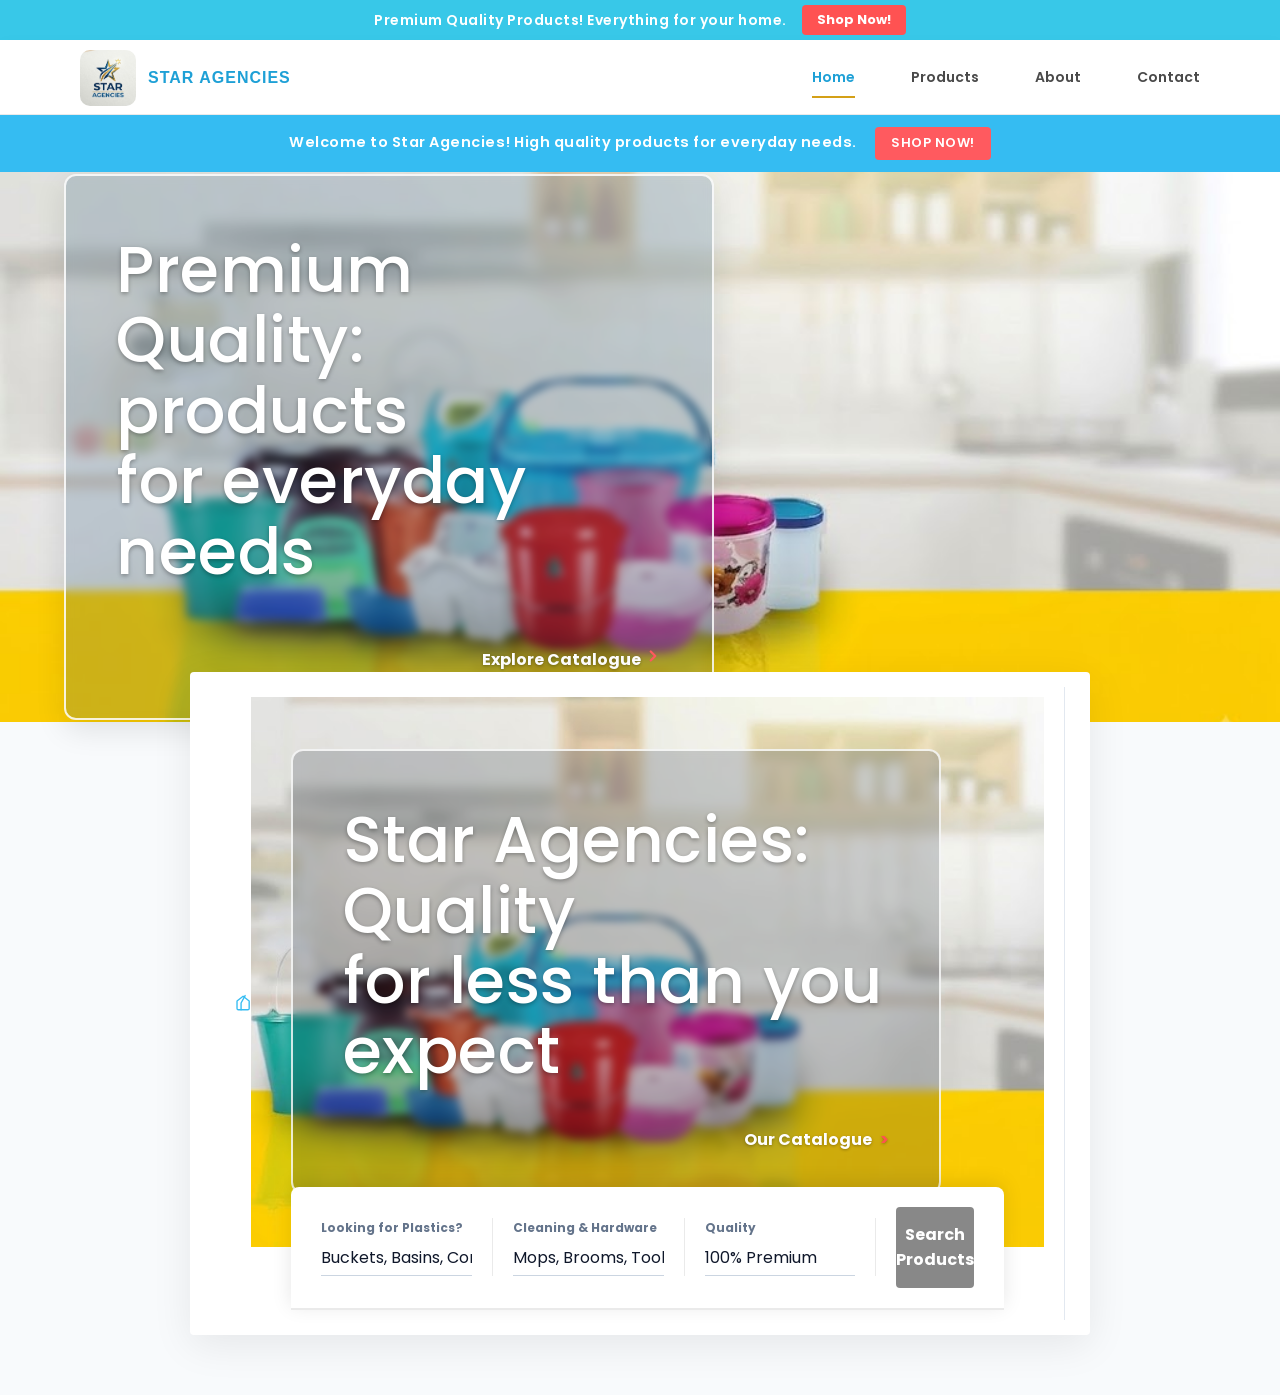
<file: index.html>
<!DOCTYPE html>
<html lang="en">
<head>
    <meta charset="UTF-8">
    <meta name="viewport" content="width=device-width, initial-scale=1.0">
    <title>Home | Star Agencies</title>
    
    <link rel="stylesheet" href="css/style.css">

    <style>
        /* ===================================================
           INTERNATIONAL ALSA THEME - CENTURY GOTHIC
           =================================================== */
        body {
            font-family: 'Century Gothic', 'Tw Cen MT', sans-serif !important;
            background-color: #f0f4f8; /* Very light grey/blue */
            color: #333333;
            margin: 0;
            padding: 0;
        }

        .brand span {
            font-family: 'Century Gothic', 'Tw Cen MT', sans-serif !important;
            font-weight: bold !important;
            letter-spacing: 1px !important;
            color: #35bcf2 !important; /* Cyan Blue from the reference */
        }

        /* Top Announcement Bar */
        .top-bar {
            background-color: #35bcf2; 
            color: white;
            text-align: center;
            padding: 12px 20px;
            font-size: 14.5px;
            font-weight: 600;
            letter-spacing: 0.5px;
            position: relative;
            z-index: 1001;
        }
        .top-bar-highlight {
            background-color: #ff5a5f; /* Red button style */
            padding: 6px 16px;
            border-radius: 4px;
            margin-left: 15px;
            display: inline-block;
            text-transform: uppercase;
            font-size: 13px;
        }

        /* Clean White Header */
        .site-header {
            background: #ffffff !important;
            width: 100%;
            z-index: 1000;
            height: 80px;
            display: flex;
            align-items: center;
            box-shadow: 0 4px 15px rgba(0,0,0,0.03);
            position: sticky;
            top: 0;
        }
        .nav-links a {
            color: #475569 !important;
            font-size: 14.5px;
            font-weight: 600;
            margin-left: 35px;
            text-decoration: none;
            transition: color 0.3s;
        }
        .nav-links a:hover, .nav-links a.active {
            color: #35bcf2 !important;
        }

        /* ===================================================
           ALSA STYLE HERO SECTION (White Border Box)
           =================================================== */
        .hero {
            /* നിങ്ങളുടെ കടയുടെയോ പ്രൊഡക്റ്റിൻ്റെയോ ചിത്രം നൽകുക */
            background-image: url('images/hero-bg.jpg'); 
            background-size: cover;
            background-position: center;
            height: 550px; /* ALSA Style medium height */
            display: flex;
            align-items: center;
            justify-content: flex-start;
            padding: 0 8%;
            position: relative;
        }

        .hero-content-box {
            /* Transparent box with white border */
            background-color: rgba(29, 78, 115, 0.2); 
            backdrop-filter: blur(4px);
            -webkit-backdrop-filter: blur(4px);
            border: 2px solid rgba(255, 255, 255, 0.85); 
            border-radius: 12px;
            width: 100%;
            max-width: 650px;
            padding: 45px 50px;
            display: flex;
            flex-direction: column;
            color: white;
            text-align: left;
            box-shadow: 0 10px 30px rgba(0,0,0,0.1);
        }

        .hero-title {
            font-size: clamp(34px, 4.5vw, 46px);
            margin: 0;
            font-weight: 400; /* Regular weight, like in the image */
            line-height: 1.3;
            letter-spacing: 0.5px;
            text-shadow: 0 2px 10px rgba(0, 0, 0, 0.3);
        }

        .hero-link {
            align-self: flex-end; /* Text at bottom right of the box */
            margin-top: 30px;
            color: white;
            font-size: 18px;
            font-weight: 600;
            text-decoration: none;
            display: flex;
            align-items: center;
            gap: 8px;
            transition: transform 0.3s ease;
            text-shadow: 0 2px 5px rgba(0, 0, 0, 0.4);
        }
        .hero-link:hover {
            transform: translateX(6px); /* അമ്പ് മുന്നോട്ട് നീങ്ങാൻ */
        }
        .hero-link svg {
            width: 18px;
            height: 18px;
            stroke: #ff5a5f; /* Red Arrow */
            stroke-width: 3;
        }

        /* ===================================================
           OVERLAPPING QUICK SEARCH BAR
           =================================================== */
        .quick-search-bar {
            background: #ffffff;
            border-radius: 4px;
            box-shadow: 0 10px 40px rgba(0,0,0,0.08);
            margin: -50px auto 60px; /* ഇമേജിന് മുകളിലേക്ക് കയറി നിൽക്കാൻ */
            max-width: 900px;
            width: 90%;
            position: relative;
            z-index: 10;
            display: flex;
            align-items: stretch;
            padding: 15px 25px;
            justify-content: space-between;
        }
        
        .qs-input-group {
            display: flex;
            align-items: center;
            flex: 1;
            padding: 10px 20px;
            border-right: 1px solid #e2e8f0;
            gap: 15px;
        }
        .qs-input-group:nth-child(2) {
            border-right: none;
        }
        
        .qs-icon {
            color: #35bcf2; /* Cyan icon */
            display: flex;
            align-items: center;
        }
        
        .qs-text {
            display: flex;
            flex-direction: column;
            width: 100%;
        }
        
        .qs-label {
            font-size: 12px;
            color: #64748b;
            font-weight: 700;
            text-transform: uppercase;
            margin-bottom: 5px;
        }
        
        .qs-text span.placeholder {
            font-size: 15px;
            font-weight: 600;
            color: #94a3b8;
        }

        .qs-btn {
            background: #8492a6; /* Grey Search Button like ALSA */
            color: white;
            border: none;
            padding: 0 45px;
            font-size: 16px;
            font-weight: 700;
            border-radius: 4px;
            cursor: pointer;
            transition: 0.3s;
            text-transform: uppercase;
            text-decoration: none;
            display: flex;
            align-items: center;
            justify-content: center;
            margin-left: 20px;
        }
        .qs-btn:hover {
            background: #475569;
        }

        /* Mobile View Adjustments */
        @media (max-width: 900px) {
            .quick-search-bar { flex-direction: column; padding: 25px; gap: 15px; margin-top: -30px; }
            .qs-input-group { border-right: none; border-bottom: 1px solid #e2e8f0; width: 100%; padding: 10px 0 20px; }
            .qs-input-group:nth-child(2) { border-bottom: none; padding-bottom: 10px; }
            .qs-btn { width: 100%; margin-left: 0; padding: 16px 0; margin-top: 10px; }
            .hero-content-box { padding: 35px 30px; }
            .hero-title { font-size: 30px; }
        }

        @media (max-width: 768px) {
            .top-bar { display: none; }
            .hero { padding: 0 5%; justify-content: center; height: 450px; }
        }
    </style>
</head>
<body>
    
    <!-- Top Announcement Bar -->
    <div class="top-bar">
        Welcome to Star Agencies! High quality products for everyday needs. 
        <span class="top-bar-highlight">Shop Now!</span>
    </div>

    <!-- Header -->
    <header class="site-header">
        <div class="container navbar">
            <a href="index.html" class="brand">
                <img src="images/logo.jpg" alt="Star Agencies Logo">
                <span>STAR AGENCIES</span>
            </a>
            <button class="menu-toggle" aria-label="Open menu">☰</button>
            <nav class="nav-links">
                <a href="index.html" class="active">Home</a>
                <a href="products.html">Products</a>
                <a href="about.html">About</a>
                <a href="contact.html">Contact</a>
            </nav>
        </div>
    </header>

    <main>
        <!-- ALSA Style Hero Section -->
        <section class="hero">
            <div class="hero-content-box">
                <h1 class="hero-title">Premium Quality: products<br>for everyday needs</h1>
                
                <a href="products.html" class="hero-link">
                    Explore Catalogue 
                    <svg viewBox="0 0 24 24" fill="none" stroke-linecap="round" stroke-linejoin="round">
                        <path d="M9 18l6-6-6-6"/>
                    </svg>
                </a>
            </div>
        </section>

        <!-- Overlapping Quick Search Bar -->
        <div class="quick-search-bar">
            <div class="qs-input-group">
                <div class="qs-icon">
                    <svg width="26" height="26" viewBox="0 0 24 24" fill="none" stroke="currentColor" stroke-width="2" stroke-linecap="round" stroke-linejoin="round">
                        <path d="M3 9l9-7 9 7v11a2 2 0 0 1-2 2H5a2 2 0 0 1-2-2z"></path><polyline points="9 22 9 12 15 1പുതിയ സ്ക്രീൻഷോട്ടിലെ ഡിസൈൻ വളരെ മനോഹരമാണ്! അതൊരു **ട്രാവൽ വെബ്സൈറ്റിൻ്റെ (Alsa) മോഡേൺ ലേഔട്ട്** ആണ്. 

അതിൽ പ്രധാനമായും 3 കാര്യങ്ങളാണുള്ളത്:
1. മുകളിൽ കാണുന്ന നീല നിറത്തിലുള്ള **Announcement Banner** (ചുവന്ന ബട്ടൺ ഉള്ളത്).
2. ഇമേജിന് മുകളിൽ ഒരു സൈഡിലായി, വെളുത്ത ബോർഡറോട് കൂടിയ **Transparent Box** (അക്ഷരങ്ങൾ ഉള്ളത്).
3. ഇമേജിൻ്റെ താഴെയായി കയറി നിൽക്കുന്ന വലിയ **White Floating Bar** (സെർച്ച് ചെയ്യാൻ).

നിങ്ങളുടെ വെബ്സൈറ്റിൻ്റെ ഹോം പേജ് കൃത്യമായി ഇതേ ഡിസൈനിലേക്ക് മാറ്റാൻ ഞാൻ കോഡ് തയ്യാറാക്കിയിട്ടുണ്ട്. നിങ്ങളുടെ **`index.html`** ഫയൽ തുറന്ന് അതിലെ കോഡുകൾ പൂർണ്ണമായും മാറ്റി താഴെ കാണുന്ന പുതിയ കോഡ് നൽകുക:

```html
<!DOCTYPE html>
<html lang="en">
<head>
    <meta charset="UTF-8">
    <meta name="viewport" content="width=device-width, initial-scale=1.0">
    <title>Home | Star Agencies</title>
    
    <link rel="stylesheet" href="css/style.css">

    <style>
        /* ===================================================
           MODERN THEME - CENTURY GOTHIC FONT
           =================================================== */
        body {
            font-family: 'Century Gothic', 'Tw Cen MT', sans-serif !important;
            background-color: #f8fafc;
            color: #333333;
            margin: 0;
            padding-top: 115px; /* ഹെഡറിനും ബാനറിനും ഉള്ള സ്പേസ് */
        }

        .brand span {
            font-family: 'Century Gothic', 'Tw Cen MT', sans-serif !important;
            font-weight: bold !important;
            letter-spacing: 1px !important;
            color: #1ea0d6 !important; /* ആൽസ തീം ബ്ലൂ */
        }

        /* 1. TOP ANNOUNCEMENT BANNER */
        .top-banner {
            background-color: #38c8e8; /* സ്ക്രീൻഷോട്ടിലെ സിയാൻ/ബ്ലൂ നിറം */
            color: white;
            text-align: center;
            padding: 10px 20px;
            font-size: 14px;
            font-weight: 600;
            display: flex;
            align-items: center;
            justify-content: center;
            gap: 15px;
            position: fixed;
            top: 0;
            left: 0;
            width: 100%;
            z-index: 1001;
            height: 40px;
        }
        .top-banner span { letter-spacing: 0.5px; }
        .top-banner-btn {
            background-color: #ff5252; /* ചുവന്ന ബട്ടൺ */
            color: white;
            border: none;
            padding: 5px 15px;
            font-size: 13px;
            font-weight: bold;
            cursor: pointer;
            border-radius: 4px;
            text-decoration: none;
        }

        /* 2. HEADER */
        .site-header {
            background: #ffffff !important;
            border-bottom: 1px solid #eaeaea;
            position: fixed;
            width: 100%;
            top: 40px; /* ബാനറിന് താഴെ */
            z-index: 1000;
            height: 75px;
            display: flex;
            align-items: center;
        }
        .nav-links a {
            color: #4a4a4a !important;
            font-size: 14px;
            font-weight: 600;
            margin-left: 30px;
            text-decoration: none;
            transition: 0.3s;
        }
        .nav-links a:hover, .nav-links a.active {
            color: #1ea0d6 !important;
        }

        /* ===================================================
           HERO SECTION WITH BORDERED TRANSPARENT BOX
           =================================================== */
        .hero {
            background-image: url('images/hero-bg.jpg'); /* നിങ്ങളുടെ ഇമേജ് */
            background-size: cover;
            background-position: center;
            height: 550px;
            display: flex;
            align-items: center;
            padding: 0 5%;
            position: relative;
        }

        /* സ്ക്രീൻഷോട്ടിലെ പോലെ വെളുത്ത ബോർഡറുള്ള ട്രാൻസ്പരൻ്റ് ബോക്സ് */
        .hero-box {
            background-color: rgba(30, 41, 59, 0.2); /* വളരെ കുറഞ്ഞ ട്രാൻസ്പരൻസി */
            border: 2px solid rgba(255, 255, 255, 0.8); /* വെളുത്ത ബോർഡർ */
            border-radius: 12px;
            padding: 40px 50px;
            max-width: 650px;
            width: 100%;
            backdrop-filter: blur(4px); /* നേരിയ ഗ്ലാസ് എഫക്റ്റ് */
        }

        .hero-title {
            font-size: clamp(32px, 4vw, 48px);
            margin: 0;
            font-weight: 500; /* വണ്ണം കുറഞ്ഞ അക്ഷരങ്ങൾ */
            color: #ffffff;
            line-height: 1.3;
            text-shadow: 0 2px 4px rgba(0, 0, 0, 0.3);
        }

        .hero-link {
            display: block;
            text-align: right;
            margin-top: 40px;
            color: #ffffff;
            text-decoration: none;
            font-size: 16px;
            font-weight: bold;
            text-shadow: 0 1px 3px rgba(0, 0, 0, 0.3);
            transition: 0.3s;
        }
        .hero-link:hover { color: #38c8e8; }
        .hero-link span { color: #ff5252; margin-left: 5px; } /* ചുവന്ന ആരോ മാർക്ക് */

        /* ===================================================
           3. BOTTOM FLOATING WHITE BAR (Search/Action Box)
           =================================================== */
        .floating-bar-container {
            padding: 0 5%;
            margin-top: -60px; /* ഇമേജിന് മുകളിലേക്ക് കയറ്റി വെക്കാൻ */
            position: relative;
            z-index: 10;
        }
        .floating-bar {
            background-color: #ffffff;
            border-radius: 8px 8px 0 0;
            box-shadow: 0 -4px 20px rgba(0,0,0,0.1);
            padding: 20px 30px;
            display: flex;
            align-items: center;
            justify-content: space-between;
            gap: 20px;
            min-height: 120px;
            border-bottom: 2px solid #eaeaea;
        }

        .fb-item {
            flex: 1;
            border-right: 1px solid #eaeaea;
            padding-right: 20px;
        }
        .fb-item:last-child { border-right: none; padding-right: 0; flex: 0.5; }
        
        .fb-label { font-size: 12px; color: #64748b; font-weight: bold; margin-bottom: 8px; display: block; }
        .fb-text { font-size: 16px; color: #0f172a; border: none; outline: none; width: 100%; border-bottom: 1px solid #cbd5e1; padding-bottom: 5px; }
        
        .fb-btn {
            background-color: #888888; /* ഗ്രേ ബട്ടൺ */
            color: white;
            border: none;
            padding: 15px 0;
            width: 100%;
            border-radius: 4px;
            font-size: 16px;
            font-weight: bold;
            cursor: pointer;
            text-decoration: none;
            text-align: center;
            display: block;
            transition: 0.3s;
        }
        .fb-btn:hover { background-color: #666666; }

        @media (max-width: 768px) {
            .top-banner { flex-direction: column; height: auto; padding: 10px; gap: 5px; }
            .site-header { top: 65px; }
            body { padding-top: 140px; }
            .hero-box { padding: 30px; }
            .floating-bar { flex-direction: column; align-items: stretch; margin-top: 0; border-radius: 0; }
            .fb-item { border-right: none; padding-right: 0; margin-bottom: 15px; border-bottom: 1px solid #eaeaea; padding-bottom: 15px; }
            .floating-bar-container { margin-top: -20px; }
        }
    </style>
</head>
<body>

    <!-- 1. Top Announcement Banner -->
    <div class="top-banner">
        <span>Premium Quality Products! Everything for your home.</span>
        <a href="products.html" class="top-banner-btn">Shop Now!</a>
    </div>
    
    <!-- 2. Main Header -->
    <header class="site-header">
        <div class="container navbar" style="width: 100%; padding: 0 5%; display: flex; justify-content: space-between;">
            <a href="index.html" class="brand" style="text-decoration: none; display: flex; align-items: center; gap: 10px;">
                <img src="images/logo.jpg" alt="Star Agencies Logo" style="height: 40px; border-radius: 8px;">
                <span style="font-size: 22px;">STAR AGENCIES</span>
            </a>
            <button class="menu-toggle" aria-label="Open menu">☰</button>
            <nav class="nav-links">
                <a href="index.html" class="active">Home</a>
                <a href="products.html">Products</a>
                <a href="about.html">About</a>
                <a href="contact.html">Contact</a>
            </nav>
        </div>
    </header>

    <main>
        <!-- 3. Hero Section with Outlined Transparent Box -->
        <section class="hero">
            <div class="hero-box">
                <h1 class="hero-title">Star Agencies: Quality<br>for less than you expect</h1>
                <a href="products.html" class="hero-link">Our Catalogue <span>&gt;</span></a>
            </div>
        </section>

        <!-- 4. Floating Bottom Action Bar -->
        <div class="floating-bar-container">
            <div class="floating-bar">
                <div class="fb-item">
                    <span class="fb-label">Looking for Plastics?</span>
                    <input type="text" class="fb-text" value="Buckets, Basins, Containers" readonly>
                </div>
                <div class="fb-item">
                    <span class="fb-label">Cleaning & Hardware</span>
                    <input type="text" class="fb-text" value="Mops, Brooms, Tools" readonly>
                </div>
                <div class="fb-item">
                    <span class="fb-label">Quality</span>
                    <input type="text" class="fb-text" value="100% Premium" readonly>
                </div>
                <div class="fb-item">
                    <a href="products.html" class="fb-btn">Search Products</a>
                </div>
            </div>
        </div>
    </main>
    
    <script src="js/script.js"></script>
</body>
</html>
</file>
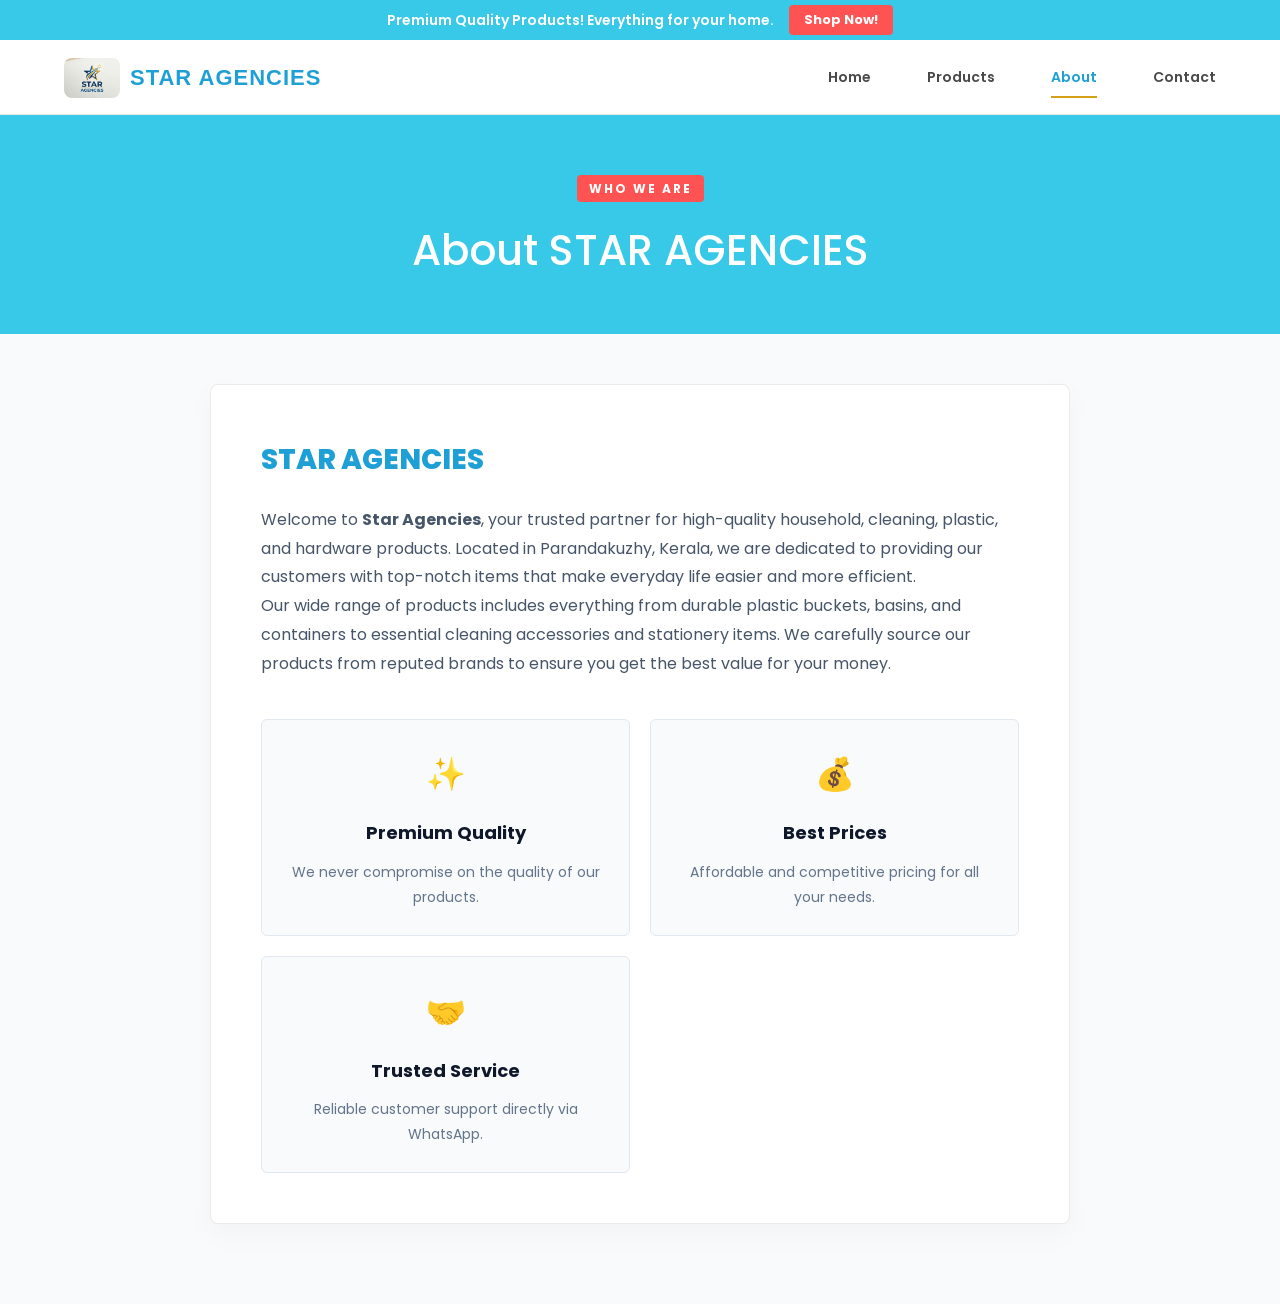
<file: about.html>
<!DOCTYPE html>
<html lang="en">
<head>
    <meta charset="UTF-8">
    <meta name="viewport" content="width=device-width, initial-scale=1.0">
    <title>About Us | Star Agencies</title>
    <link rel="stylesheet" href="css/style.css">
    
    <style>
        body { font-family: 'Century Gothic', 'Tw Cen MT', sans-serif !important; background-color: #f8fafc; color: #333; margin: 0; padding-top: 115px; }
        .brand span { font-family: 'Century Gothic', 'Tw Cen MT', sans-serif !important; font-weight: bold !important; letter-spacing: 1px !important; color: #1ea0d6 !important; }

        .top-banner { background-color: #38c8e8; color: white; text-align: center; padding: 10px 20px; font-size: 14px; font-weight: 600; display: flex; align-items: center; justify-content: center; gap: 15px; position: fixed; top: 0; left: 0; width: 100%; z-index: 1001; height: 40px; }
        .top-banner-btn { background-color: #ff5252; color: white; border: none; padding: 5px 15px; font-size: 13px; font-weight: bold; cursor: pointer; border-radius: 4px; text-decoration: none; }

        .site-header { background: #ffffff !important; border-bottom: 1px solid #eaeaea; position: fixed; width: 100%; top: 40px; z-index: 1000; height: 75px; display: flex; align-items: center; }
        .nav-links a { color: #4a4a4a !important; font-size: 14px; font-weight: 600; margin-left: 30px; text-decoration: none; transition: 0.3s; }
        .nav-links a:hover, .nav-links a.active { color: #1ea0d6 !important; }

        .page-banner { background-color: #38c8e8; color: white; text-align: center; padding: 60px 20px 40px; margin-bottom: 50px; }
        .page-banner .eyebrow { color: #ffffff; background-color: #ff5252; padding: 4px 12px; border-radius: 4px; font-weight: 700; letter-spacing: 2px; font-size: 12px; display: inline-block; margin-bottom: 15px; text-transform: uppercase; }
        .page-banner h1 { font-size: clamp(32px, 4vw, 42px); margin: 0 0 10px 0; font-weight: 500; color: #ffffff; }

        .about-container { max-width: 900px; margin: 0 auto 80px; padding: 0 20px; }
        .about-card { background: #ffffff; padding: 50px; border-radius: 8px; border: 1px solid #eaeaea; box-shadow: 0 10px 30px rgba(0,0,0,0.03); line-height: 1.8; color: #475569; font-size: 16px; }
        .about-card h2 { color: #1ea0d6; margin-top: 0; font-size: 28px; margin-bottom: 20px; font-weight: 800; }
        
        .features-grid { display: grid; grid-template-columns: repeat(auto-fit, minmax(250px, 1fr)); gap: 20px; margin-top: 40px; }
        .feature-box { background: #f8fafc; padding: 25px; border-radius: 6px; border: 1px solid #e2e8f0; text-align: center; transition: 0.3s; }
        .feature-box:hover { transform: translateY(-5px); box-shadow: 0 10px 20px rgba(0,0,0,0.05); border-color: #cbd5e1; }
        .feature-icon { font-size: 32px; margin-bottom: 15px; }
        .feature-box h4 { margin: 0 0 10px 0; color: #0f172a; font-size: 18px; font-weight: 700; }

        @media (max-width: 768px) { 
            .top-banner { flex-direction: column; height: auto; padding: 10px; gap: 5px; }
            .site-header { top: 65px; height: 70px; }
            body { padding-top: 135px; }
            .about-card { padding: 30px; }
        }
    </style>
</head>
<body>

    <div class="top-banner">
        <span>Premium Quality Products! Everything for your home.</span>
        <a href="products.html" class="top-banner-btn">Shop Now!</a>
    </div>

    <header class="site-header">
        <div class="container navbar" style="width: 100%; padding: 0 5%; display: flex; justify-content: space-between;">
            <a href="index.html" class="brand" style="text-decoration: none; display: flex; align-items: center; gap: 10px;">
                <img src="images/logo.jpg" alt="Star Agencies Logo" style="height: 40px; border-radius: 8px;">
                <span style="font-size: 22px;">STAR AGENCIES</span>
            </a>
            <button class="menu-toggle" aria-label="Open menu">☰</button>
            <nav class="nav-links">
                <a href="index.html">Home</a>
                <a href="products.html">Products</a>
                <a href="about.html" class="active">About</a>
                <a href="contact.html">Contact</a>
            </nav>
        </div>
    </header>

    <main>
        <section class="page-banner">
            <div class="container">
                <span class="eyebrow">WHO WE ARE</span>
                <h1>About STAR AGENCIES</h1>
            </div>
        </section>

        <section class="about-container">
            <div class="about-card">
                <h2>STAR AGENCIES</h2>
                <p>Welcome to <strong>Star Agencies</strong>, your trusted partner for high-quality household, cleaning, plastic, and hardware products. Located in Parandakuzhy, Kerala, we are dedicated to providing our customers with top-notch items that make everyday life easier and more efficient.</p>
                <p>Our wide range of products includes everything from durable plastic buckets, basins, and containers to essential cleaning accessories and stationery items. We carefully source our products from reputed brands to ensure you get the best value for your money.</p>
                
                <div class="features-grid">
                    <div class="feature-box">
                        <div class="feature-icon">✨</div>
                        <h4>Premium Quality</h4>
                        <p style="font-size: 14px; margin: 0; color: #64748b;">We never compromise on the quality of our products.</p>
                    </div>
                    <div class="feature-box">
                        <div class="feature-icon">💰</div>
                        <h4>Best Prices</h4>
                        <p style="font-size: 14px; margin: 0; color: #64748b;">Affordable and competitive pricing for all your needs.</p>
                    </div>
                    <div class="feature-box">
                        <div class="feature-icon">🤝</div>
                        <h4>Trusted Service</h4>
                        <p style="font-size: 14px; margin: 0; color: #64748b;">Reliable customer support directly via WhatsApp.</p>
                    </div>
                </div>
            </div>
        </section>
    </main>

    <script src="js/script.js"></script>
</body>
</html>
</file>
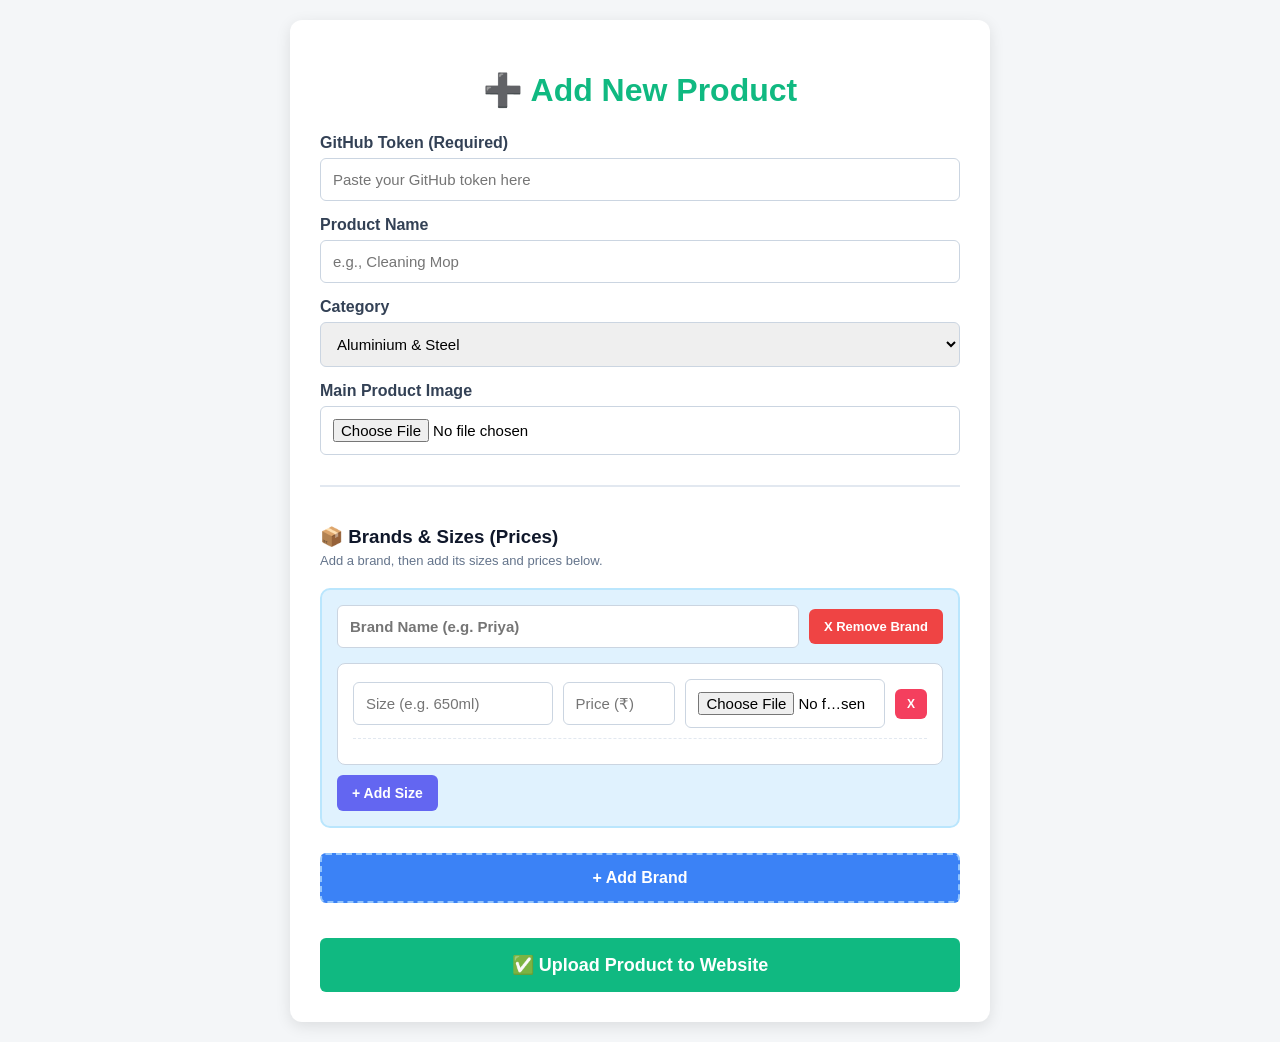
<file: add-product.html>
<!DOCTYPE html>
<html lang="en">
<head>
<meta charset="UTF-8">
<meta name="viewport" content="width=device-width, initial-scale=1.0">
<title>Add Product - Star Agencies</title>
<style>
* { box-sizing: border-box; }
body { font-family: 'Segoe UI', Tahoma, Geneva, Verdana, sans-serif; background: #f4f6f8; margin: 0; padding: 20px; }
.container { max-width: 700px; margin: auto; background: white; padding: 30px; border-radius: 12px; box-shadow: 0 4px 15px rgba(0,0,0,0.1); }
h1 { text-align: center; color: #10b981; margin-bottom: 25px; }
label { display: block; font-weight: bold; margin-top: 15px; margin-bottom: 6px; color: #334155; }
input[type="text"], input[type="password"], select, input[type="file"] { width: 100%; padding: 12px; border: 1px solid #cbd5e1; border-radius: 6px; font-size: 15px; }
button { width: 100%; padding: 14px; background: #10b981; color: white; border: none; border-radius: 6px; font-size: 16px; font-weight: bold; cursor: pointer; transition: 0.3s; }
button:hover { background: #059669; }
button:disabled { background: #94a3b8; cursor: not-allowed; }

.brand-group { background: #e0f2fe; border: 2px solid #bae6fd; border-radius: 10px; padding: 15px; margin-top: 20px; position: relative; }
.bg-header { display: flex; gap: 10px; margin-bottom: 15px; align-items: center; }
.bg-name { flex: 1; padding: 10px; border: 1px solid #7dd3fc; border-radius: 6px; font-weight: bold; font-size: 16px; color: #0369a1; }
.remove-bg-btn { background: #ef4444; width: auto; padding: 10px 15px; font-size: 13px; margin: 0; }
.remove-bg-btn:hover { background: #dc2626; }

.sizes-container { background: white; padding: 15px; border-radius: 8px; border: 1px solid #cbd5e1; }
.size-row { display: flex; gap: 10px; margin-bottom: 10px; align-items: center; border-bottom: 1px dashed #e2e8f0; padding-bottom: 10px; flex-wrap: wrap; }
.sz-input { flex: 2; min-width: 120px; }
.sz-price { flex: 1; min-width: 90px; }
.sz-file { flex: 2; min-width: 150px; font-size: 12px; padding: 8px; }
.remove-sz-btn { background: #f43f5e; width: auto; padding: 8px 12px; font-size: 12px; margin: 0; }

.add-size-btn { background: #6366f1; width: auto; padding: 10px 15px; font-size: 14px; margin-top: 10px; }
.add-size-btn:hover { background: #4f46e5; }
.add-brand-btn { background: #3b82f6; margin-top: 25px; border: 2px dashed #93c5fd; }
.add-brand-btn:hover { background: #2563eb; }
.save-btn { margin-top: 35px; font-size: 18px; padding: 16px; }

.status { margin-top: 20px; padding: 15px; border-radius: 6px; display: none; font-weight: bold; text-align: center; }
.success { display: block; background: #d1e7dd; color: #0f5132; }
.error { display: block; background: #f8d7da; color: #842029; }
.info { display: block; background: #cff4fc; color: #055160; }

/* Sub-category Div Style */
#subCategoryDiv { display: none; background: #e0f2fe; padding: 15px; border-radius: 8px; border: 1px solid #bae6fd; margin-top: 15px; }
</style>
</head>
<body>

<div class="container">
    <h1>➕ Add New Product</h1>

    <label>GitHub Token (Required)</label>
    <input type="password" id="token" placeholder="Paste your GitHub token here">

    <label>Product Name</label>
    <input type="text" id="productName" placeholder="e.g., Cleaning Mop">

    <label>Category</label>
    <select id="category" onchange="toggleSubCategory()">
        <option value="Aluminium & Steel">Aluminium & Steel</option>
        <option value="Plastic Products">Plastic Products</option>
        <option value="Cleaning Items">Cleaning Items</option>
        <option value="Stationery Items">Stationery Items</option>
        <option value="Hardware Items">Hardware Items</option>
    </select>

    <!-- Sub-Category Div -->
    <div id="subCategoryDiv">
        <label id="subCatLabel" style="color: #0369a1; margin-top: 0;">Sub-Category</label>
        <select id="subCategory">
            <option value="">-- Select Option --</option>
        </select>
    </div>

    <label>Main Product Image</label>
    <input type="file" id="mainImageFile" accept="image/*">

    <div style="margin-top: 30px; border-top: 2px solid #e2e8f0; padding-top: 20px;">
        <h3 style="color: #0f172a; margin-bottom: 5px;">📦 Brands & Sizes (Prices)</h3>
        <p style="font-size: 13px; color: #64748b; margin-top: 0;">Add a brand, then add its sizes and prices below.</p>
        <div id="brandGroupsContainer"></div>
        <button type="button" class="add-brand-btn" onclick="addNewBrandGroup()">+ Add Brand</button>
    </div>

    <button id="saveButton" class="save-btn" onclick="saveProduct()">✅ Upload Product to Website</button>
    <div id="status" class="status"></div>
</div>

<script>
const OWNER = "staragnctml"; const REPO = "star-agencies"; const BRANCH = "main"; const PRODUCTS_FILE = "data/products.json"; const IMAGE_FOLDER = "images/products";

function showStatus(msg, type) { const el = document.getElementById("status"); el.className = "status " + type; el.innerHTML = msg; el.style.display = "block"; }

// ഇവിടെയാണ് പ്രധാന മാറ്റം (Cleaning Items നുള്ള പുതിയ സബ്-കാറ്റഗറി വരാൻ)
function toggleSubCategory() { 
    const cat = document.getElementById("category").value; 
    const subDiv = document.getElementById("subCategoryDiv"); 
    const subSelect = document.getElementById("subCategory");
    const subLabel = document.getElementById("subCatLabel");

    subSelect.innerHTML = '<option value="">-- Select Option --</option>'; 
    
    if(cat === "Plastic Products") {
        subDiv.style.display = "block";
        subDiv.style.background = "#e0f2fe";
        subDiv.style.borderColor = "#bae6fd";
        subLabel.innerText = "Plastic Sub-Category";
        subLabel.style.color = "#0369a1";
        subSelect.innerHTML += `
            <option value="Bucket">Bucket</option>
            <option value="Basin">Basin</option>
            <option value="Drum">Drum</option>
            <option value="Container">Container</option>
            <option value="Laundry">Laundry Products</option>
            <option value="Household">Household Items</option>
        `;
    } else if (cat === "Cleaning Items") {
        subDiv.style.display = "block";
        subDiv.style.background = "#dcfce7"; /* Green Bg for cleaning */
        subDiv.style.borderColor = "#86efac";
        subLabel.innerText = "Cleaning Sub-Category";
        subLabel.style.color = "#166534";
        subSelect.innerHTML += `
            <option value="Mop">Mop</option>
            <option value="Brush">Brushes</option>
            <option value="Broom">Brooms</option>
            <option value="Disinfectant">Disinfectants</option>
        `;
    } else { 
        subDiv.style.display = "none"; 
        subSelect.value = ""; 
    } 
}

function fileToBase64(file) { return new Promise((resolve, reject) => { const reader = new FileReader(); reader.onload = () => resolve(reader.result.split(",")[1]); reader.onerror = reject; reader.readAsDataURL(file); }); }
function textToBase64(text) { return btoa(unescape(encodeURIComponent(text))); }
function base64ToText(base64) { return decodeURIComponent(escape(atob(base64.replace(/\s/g, "")))); }
function makeFileName(name) { return name.trim().toLowerCase().replace(/[^a-z0-9]+/g, "-").replace(/^-+|-+$/g, ""); }

async function githubRequest(url, options) {
    const token = document.getElementById("token").value.trim();
    if (!token) throw new Error("Please enter your GitHub Token!");
    const response = await fetch(url, { ...options, headers: { "Accept": "application/vnd.github+json", "Authorization": "Bearer " + token, "X-GitHub-Api-Version": "2022-11-28", ...(options.headers || {}) } });
    const data = await response.json();
    if (!response.ok) throw new Error(data.message || "GitHub API Error");
    return data;
}

function addNewBrandGroup(brandName = "") {
    const container = document.getElementById("brandGroupsContainer");
    const groupId = "bg-" + Date.now() + Math.random().toString(36).substr(2, 5);
    const div = document.createElement("div");
    div.className = "brand-group"; div.id = groupId;
    
    div.innerHTML = `
        <div class="bg-header">
            <input type="text" class="bg-name" placeholder="Brand Name (e.g. Priya)" value="${brandName}">
            <button type="button" class="remove-bg-btn" onclick="document.getElementById('${groupId}').remove()">X Remove Brand</button>
        </div>
        <div class="sizes-container" id="sizes-${groupId}"></div>
        <button type="button" class="add-size-btn" onclick="addSizeRow('${groupId}')">+ Add Size</button>
    `;
    container.appendChild(div);
    addSizeRow(groupId); 
}

function addSizeRow(groupId, sizeLabel = "", price = "") {
    const container = document.getElementById("sizes-" + groupId);
    const rowId = "sz-" + Date.now() + Math.random().toString(36).substr(2, 5);
    const div = document.createElement("div");
    div.className = "size-row"; div.id = rowId;
    
    div.innerHTML = `
        <input type="text" class="sz-input" placeholder="Size (e.g. 650ml)" value="${sizeLabel}">
        <input type="text" class="sz-price" placeholder="Price (₹)" value="${price}">
        <input type="file" class="sz-file" accept="image/*">
        <button type="button" class="remove-sz-btn" onclick="document.getElementById('${rowId}').remove()">X</button>
    `;
    container.appendChild(div);
}

async function saveProduct() {
    const btn = document.getElementById("saveButton");
    try {
        btn.disabled = true;
        const newName = document.getElementById("productName").value.trim();
        if (!newName) throw new Error("Product Name cannot be empty!");

        showStatus("⏳ Fetching existing products...", "info");
        let allProducts = []; let productsFileSha = "";
        
        try {
            const fileData = await githubRequest(`https://api.github.com/repos/${OWNER}/${REPO}/contents/${PRODUCTS_FILE}?ref=${BRANCH}`, { method: "GET" });
            productsFileSha = fileData.sha;
            allProducts = JSON.parse(base64ToText(fileData.content));
        } catch(e) { console.log("No existing products."); }

        const mainImgFile = document.getElementById("mainImageFile").files[0];
        const mainSafeName = makeFileName(newName);
        let mainImagePath = "";

        if (mainImgFile) {
            showStatus("⏳ Uploading main image...", "info");
            const ext = mainImgFile.name.split(".").pop().toLowerCase();
            mainImagePath = `${IMAGE_FOLDER}/${mainSafeName}-${Date.now()}.${ext}`;
            const base64Img = await fileToBase64(mainImgFile);
            await githubRequest(`https://api.github.com/repos/${OWNER}/${REPO}/contents/${mainImagePath}`, { method: "PUT", body: JSON.stringify({ message: `Upload image`, content: base64Img, branch: BRANCH }) });
        }

        let variantsArray = []; let finalMainBrand = ""; let finalMainPrice = ""; let isFirstRow = true;

        const brandGroups = document.querySelectorAll('.brand-group');
        for (let i = 0; i < brandGroups.length; i++) {
            const bg = brandGroups[i];
            const brandName = bg.querySelector('.bg-name').value.trim();
            if (isFirstRow && brandName) finalMainBrand = brandName;

            const sizeRows = bg.querySelectorAll('.size-row');
            for (let j = 0; j < sizeRows.length; j++) {
                const sz = sizeRows[j];
                const sizeName = sz.querySelector('.sz-input').value.trim();
                const price = sz.querySelector('.sz-price').value.trim();
                const file = sz.querySelector('.sz-file').files[0];

                if (sizeName || price) {
                    if (isFirstRow) { finalMainPrice = price; isFirstRow = false; }
                    let finalLabel = sizeName;
                    if (brandName && sizeName) finalLabel = brandName + " - " + sizeName;
                    else if (brandName) finalLabel = brandName;

                    let finalImgPath = "";
                    if (file) {
                        showStatus(`⏳ Uploading image for '${finalLabel}'...`, "info");
                        const ext = file.name.split(".").pop().toLowerCase();
                        finalImgPath = `${IMAGE_FOLDER}/${mainSafeName}-${makeFileName(finalLabel)}-${Date.now()}.${ext}`;
                        const base64VImg = await fileToBase64(file);
                        await githubRequest(`https://api.github.com/repos/${OWNER}/${REPO}/contents/${finalImgPath}`, { method: "PUT", body: JSON.stringify({ message: `Upload variant image`, content: base64VImg, branch: BRANCH }) });
                    }
                    variantsArray.push({ label: finalLabel, price: price, image: finalImgPath });
                }
            }
        }

        const newProduct = {
            id: Date.now().toString(),
            name: newName,
            brand: finalMainBrand,
            category: document.getElementById("category").value,
            subCategory: document.getElementById("subCategory").value,
            price: finalMainPrice,
            image: mainImagePath,
            variants: variantsArray
        };

        allProducts.unshift(newProduct);
        showStatus("⏳ Saving product to GitHub...", "info");

        const bodyData = { message: `Add product: ${newName}`, content: textToBase64(JSON.stringify(allProducts, null, 2)), branch: BRANCH };
        if (productsFileSha) bodyData.sha = productsFileSha;

        await githubRequest(`https://api.github.com/repos/${OWNER}/${REPO}/contents/${PRODUCTS_FILE}`, { method: "PUT", body: JSON.stringify(bodyData) });

        showStatus("✅ Product successfully added!", "success");
        setTimeout(() => location.reload(), 2000);
    } catch (error) { showStatus("❌ Error: " + error.message, "error"); } finally { btn.disabled = false; }
}

window.onload = function() { addNewBrandGroup(); };
</script>
</body>
</html>
</file>
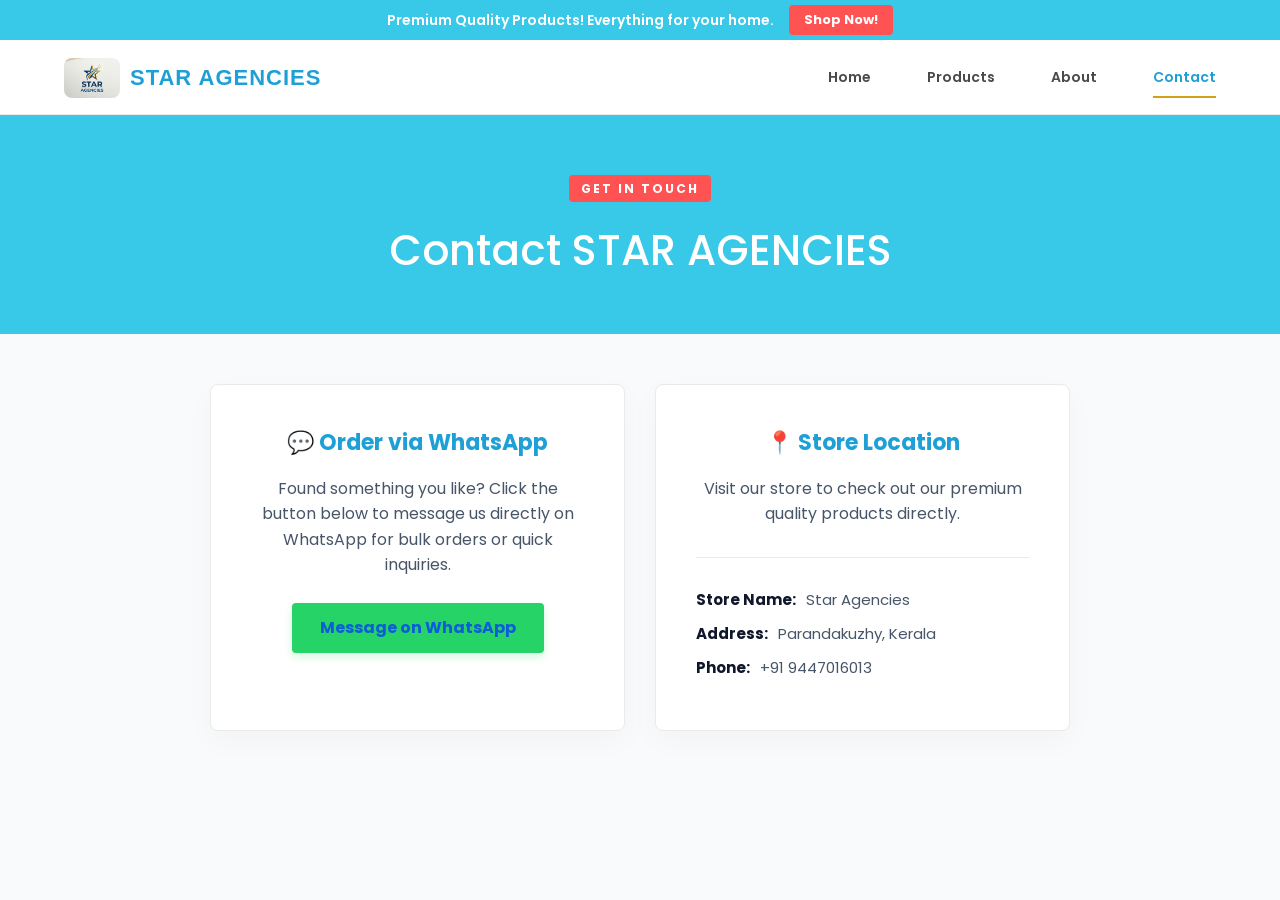
<file: contact.html>
<!DOCTYPE html>
<html lang="en">
<head>
    <meta charset="UTF-8">
    <meta name="viewport" content="width=device-width, initial-scale=1.0">
    <title>Contact Us | Star Agencies</title>
    <link rel="stylesheet" href="css/style.css">
    
    <style>
        body { font-family: 'Century Gothic', 'Tw Cen MT', sans-serif !important; background-color: #f8fafc; color: #333; margin: 0; padding-top: 115px; }
        .brand span { font-family: 'Century Gothic', 'Tw Cen MT', sans-serif !important; font-weight: bold !important; letter-spacing: 1px !important; color: #1ea0d6 !important; }

        .top-banner { background-color: #38c8e8; color: white; text-align: center; padding: 10px 20px; font-size: 14px; font-weight: 600; display: flex; align-items: center; justify-content: center; gap: 15px; position: fixed; top: 0; left: 0; width: 100%; z-index: 1001; height: 40px; }
        .top-banner-btn { background-color: #ff5252; color: white; border: none; padding: 5px 15px; font-size: 13px; font-weight: bold; cursor: pointer; border-radius: 4px; text-decoration: none; }

        .site-header { background: #ffffff !important; border-bottom: 1px solid #eaeaea; position: fixed; width: 100%; top: 40px; z-index: 1000; height: 75px; display: flex; align-items: center; }
        .nav-links a { color: #4a4a4a !important; font-size: 14px; font-weight: 600; margin-left: 30px; text-decoration: none; transition: 0.3s; }
        .nav-links a:hover, .nav-links a.active { color: #1ea0d6 !important; }

        .page-banner { background-color: #38c8e8; color: white; text-align: center; padding: 60px 20px 40px; margin-bottom: 50px; }
        .page-banner .eyebrow { color: #ffffff; background-color: #ff5252; padding: 4px 12px; border-radius: 4px; font-weight: 700; letter-spacing: 2px; font-size: 12px; display: inline-block; margin-bottom: 15px; text-transform: uppercase; }
        .page-banner h1 { font-size: clamp(32px, 4vw, 42px); margin: 0 0 10px 0; font-weight: 500; color: #ffffff; }

        .contact-container { max-width: 900px; margin: 0 auto 80px; padding: 0 20px; display: grid; grid-template-columns: 1fr 1fr; gap: 30px; }
        @media (max-width: 768px) { 
            .contact-container { grid-template-columns: 1fr; } 
            .top-banner { flex-direction: column; height: auto; padding: 10px; gap: 5px; }
            .site-header { top: 65px; height: 70px; }
            body { padding-top: 135px; }
        }
        
        .contact-card { background: #ffffff; padding: 40px; border-radius: 8px; border: 1px solid #eaeaea; box-shadow: 0 10px 30px rgba(0,0,0,0.03); text-align: center; }
        .contact-card h3 { color: #1ea0d6; font-size: 22px; margin-bottom: 15px; font-weight: 700; }
        .contact-card p { color: #475569; font-size: 16px; line-height: 1.6; margin-bottom: 25px; }
        
        .wa-btn { display: inline-flex; align-items: center; justify-content: center; background-color: #25D366; color: white; padding: 12px 28px; border-radius: 4px; font-weight: bold; text-decoration: none; font-size: 16px; transition: 0.3s; box-shadow: 0 4px 10px rgba(37, 211, 102, 0.2); }
        .wa-btn:hover { background-color: #20b858; transform: translateY(-2px); }
        
        .contact-details { text-align: left; margin-top: 30px; border-top: 1px solid #eaeaea; padding-top: 20px; }
        .contact-details p { margin: 10px 0; font-size: 15px; display: flex; align-items: center; gap: 10px; }
        .contact-details strong { color: #0f172a; }
    </style>
</head>
<body>

    <div class="top-banner">
        <span>Premium Quality Products! Everything for your home.</span>
        <a href="products.html" class="top-banner-btn">Shop Now!</a>
    </div>

    <header class="site-header">
        <div class="container navbar" style="width: 100%; padding: 0 5%; display: flex; justify-content: space-between;">
            <a href="index.html" class="brand" style="text-decoration: none; display: flex; align-items: center; gap: 10px;">
                <img src="images/logo.jpg" alt="Star Agencies Logo" style="height: 40px; border-radius: 8px;">
                <span style="font-size: 22px;">STAR AGENCIES</span>
            </a>
            <button class="menu-toggle" aria-label="Open menu">☰</button>
            <nav class="nav-links">
                <a href="index.html">Home</a>
                <a href="products.html">Products</a>
                <a href="about.html">About</a>
                <a href="contact.html" class="active">Contact</a>
            </nav>
        </div>
    </header>

    <main>
        <section class="page-banner">
            <div class="container">
                <span class="eyebrow">GET IN TOUCH</span>
                <h1>Contact STAR AGENCIES</h1>
            </div>
        </section>

        <section class="contact-container">
            <div class="contact-card">
                <h3>💬 Order via WhatsApp</h3>
                <p>Found something you like? Click the button below to message us directly on WhatsApp for bulk orders or quick inquiries.</p>
                <a href="https://wa.me/919447016013?text=Hello%20Star%20Agencies,%20I%20have%20an%20inquiry." target="_blank" class="wa-btn">
                    Message on WhatsApp
                </a>
            </div>

            <div class="contact-card">
                <h3>📍 Store Location</h3>
                <p>Visit our store to check out our premium quality products directly.</p>
                
                <div class="contact-details">
                    <p><strong>Store Name:</strong> Star Agencies</p>
                    <p><strong>Address:</strong> Parandakuzhy, Kerala</p>
                    <p><strong>Phone:</strong> +91 9447016013</p>
                </div>
            </div>
        </section>
    </main>

    <script src="js/script.js"></script>
</body>
</html>
</file>
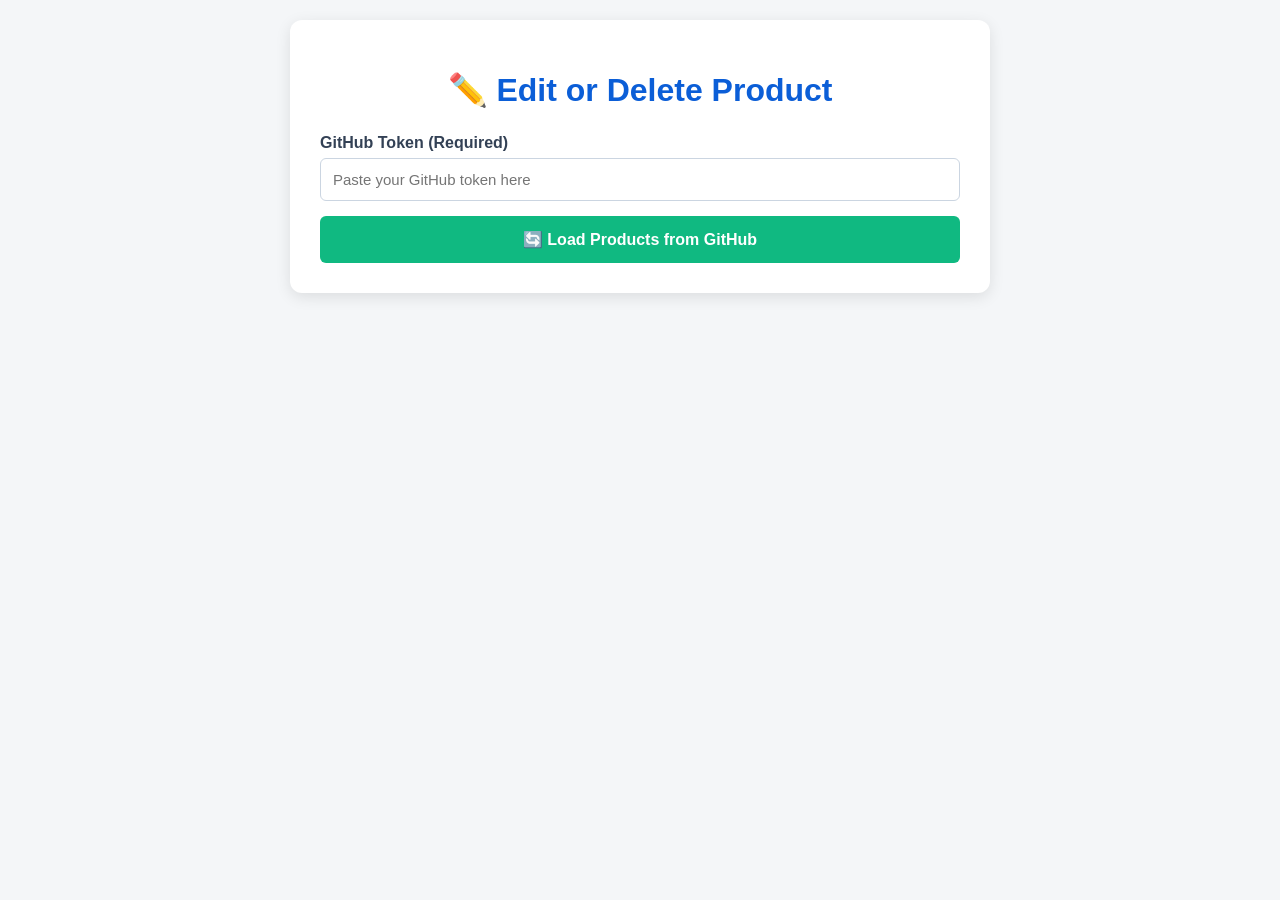
<file: edit-product.html>
<!DOCTYPE html>
<html lang="en">
<head>
<meta charset="UTF-8">
<meta name="viewport" content="width=device-width, initial-scale=1.0">
<title>Edit / Delete Product - Star Agencies</title>
<style>
* { box-sizing: border-box; }
body { font-family: 'Segoe UI', Tahoma, Geneva, Verdana, sans-serif; background: #f4f6f8; margin: 0; padding: 20px; }
.container { max-width: 700px; margin: auto; background: white; padding: 30px; border-radius: 12px; box-shadow: 0 4px 15px rgba(0,0,0,0.1); }
h1 { text-align: center; color: #0b5ed7; margin-bottom: 25px; }
label { display: block; font-weight: bold; margin-top: 15px; margin-bottom: 6px; color: #334155; }
input[type="text"], input[type="password"], select, input[type="file"] { width: 100%; padding: 12px; border: 1px solid #cbd5e1; border-radius: 6px; font-size: 15px; }
button { width: 100%; padding: 14px; background: #0b5ed7; color: white; border: none; border-radius: 6px; font-size: 16px; font-weight: bold; cursor: pointer; transition: 0.3s; }
button:hover { background: #084298; }
button:disabled { background: #94a3b8; cursor: not-allowed; }
.btn-secondary { background: #10b981; margin-top: 15px; }
.btn-secondary:hover { background: #059669; }

.btn-danger { background: #ef4444; }
.btn-danger:hover { background: #dc2626; }
.action-buttons { display: flex; gap: 15px; margin-top: 35px; }

.brand-group { background: #e0f2fe; border: 2px solid #bae6fd; border-radius: 10px; padding: 15px; margin-top: 20px; position: relative; }
.bg-header { display: flex; gap: 10px; margin-bottom: 15px; align-items: center; }
.bg-name { flex: 1; padding: 10px; border: 1px solid #7dd3fc; border-radius: 6px; font-weight: bold; font-size: 16px; color: #0369a1; }
.remove-bg-btn { background: #ef4444; width: auto; padding: 10px 15px; font-size: 13px; margin: 0; }
.remove-bg-btn:hover { background: #dc2626; }

.sizes-container { background: white; padding: 15px; border-radius: 8px; border: 1px solid #cbd5e1; }
.size-row { display: flex; gap: 10px; margin-bottom: 10px; align-items: center; border-bottom: 1px dashed #e2e8f0; padding-bottom: 10px; flex-wrap: wrap; }
.sz-input { flex: 2; min-width: 120px; }
.sz-price { flex: 1; min-width: 90px; }
.sz-file { flex: 2; min-width: 150px; font-size: 12px; padding: 8px; }
.remove-sz-btn { background: #f43f5e; width: auto; padding: 8px 12px; font-size: 12px; margin: 0; }

.add-size-btn { background: #6366f1; width: auto; padding: 10px 15px; font-size: 14px; margin-top: 10px; }
.add-size-btn:hover { background: #4f46e5; }
.add-brand-btn { background: #3b82f6; margin-top: 25px; border: 2px dashed #93c5fd; }
.add-brand-btn:hover { background: #2563eb; }

.status { margin-top: 20px; padding: 15px; border-radius: 6px; display: none; font-weight: bold; text-align: center; }
.success { display: block; background: #d1e7dd; color: #0f5132; }
.error { display: block; background: #f8d7da; color: #842029; }
.info { display: block; background: #cff4fc; color: #055160; }
#editForm { display: none; margin-top: 20px; padding-top: 20px; border-top: 2px solid #e2e8f0; }

#subCategoryDiv { display: none; background: #e0f2fe; padding: 15px; border-radius: 8px; border: 1px solid #bae6fd; margin-top: 15px; }
</style>
</head>
<body>

<div class="container">
    <h1>✏️ Edit or Delete Product</h1>

    <label>GitHub Token (Required)</label>
    <input type="password" id="token" placeholder="Paste your GitHub token here">
    
    <button onclick="loadProductsList()" class="btn-secondary" id="loadBtn">🔄 Load Products from GitHub</button>
    <div id="status" class="status"></div>

    <div id="editForm">
        <label>Select Product to Edit or Delete</label>
        <select id="productSelect" onchange="fillFormDetails()">
            <option value="">-- Choose a Product --</option>
        </select>

        <label>Product Name</label>
        <input type="text" id="productName">

        <label>Category</label>
        <select id="category" onchange="toggleSubCategory()">
            <option value="Aluminium & Steel">Aluminium & Steel</option>
            <option value="Plastic Products">Plastic Products</option>
            <option value="Cleaning Items">Cleaning Items</option>
            <option value="Stationery Items">Stationery Items</option>
            <option value="Hardware Items">Hardware Items</option>
        </select>

        <div id="subCategoryDiv">
            <label id="subCatLabel" style="color: #0369a1; margin-top: 0;">Sub-Category</label>
            <select id="subCategory">
                <option value="">-- Select Option --</option>
            </select>
        </div>

        <label>Main Product Image (Leave blank to keep old image)</label>
        <input type="file" id="mainImageFile" accept="image/*">

        <div style="margin-top: 30px; border-top: 2px solid #e2e8f0; padding-top: 20px;">
            <h3 style="color: #0f172a; margin-bottom: 5px;">📦 Brands & Sizes (Prices)</h3>
            <div id="brandGroupsContainer"></div>
            <button type="button" class="add-brand-btn" onclick="createBrandGroupHTML()">+ Add Brand</button>
        </div>

        <div class="action-buttons">
            <button id="updateButton" onclick="updateProduct()" style="flex: 1;">✅ Save Changes</button>
            <button id="deleteButton" class="btn-danger" onclick="deleteProduct()" style="flex: 1;">🗑️ Delete Product</button>
        </div>
    </div>
</div>

<script>
const OWNER = "staragnctml"; const REPO = "star-agencies"; const BRANCH = "main"; const PRODUCTS_FILE = "data/products.json"; const IMAGE_FOLDER = "images/products";
let allProducts = []; let productsFileSha = "";

function showStatus(msg, type) { const el = document.getElementById("status"); el.className = "status " + type; el.innerHTML = msg; el.style.display = "block"; }

function toggleSubCategory() { 
    const cat = document.getElementById("category").value; 
    const subDiv = document.getElementById("subCategoryDiv"); 
    const subSelect = document.getElementById("subCategory");
    const subLabel = document.getElementById("subCatLabel");

    subSelect.innerHTML = '<option value="">-- Select Option --</option>'; 
    
    if(cat === "Plastic Products") {
        subDiv.style.display = "block";
        subDiv.style.background = "#e0f2fe";
        subDiv.style.borderColor = "#bae6fd";
        subLabel.innerText = "Plastic Sub-Category";
        subLabel.style.color = "#0369a1";
        subSelect.innerHTML += `
            <option value="Bucket">Bucket</option>
            <option value="Basin">Basin</option>
            <option value="Drum">Drum</option>
            <option value="Container">Container</option>
            <option value="Laundry">Laundry Products</option>
            <option value="Household">Household Items</option>
        `;
    } else if (cat === "Cleaning Items") {
        subDiv.style.display = "block";
        subDiv.style.background = "#dcfce7"; 
        subDiv.style.borderColor = "#86efac";
        subLabel.innerText = "Cleaning Sub-Category";
        subLabel.style.color = "#166534";
        subSelect.innerHTML += `
            <option value="Mop">Mop</option>
            <option value="Brush">Brushes</option>
            <option value="Broom">Brooms</option>
            <option value="Disinfectant">Disinfectants</option>
        `;
    } else { 
        subDiv.style.display = "none"; 
        subSelect.value = ""; 
    } 
}

function fileToBase64(file) { return new Promise((resolve, reject) => { const reader = new FileReader(); reader.onload = () => resolve(reader.result.split(",")[1]); reader.onerror = reject; reader.readAsDataURL(file); }); }
function textToBase64(text) { return btoa(unescape(encodeURIComponent(text))); }
function base64ToText(base64) { return decodeURIComponent(escape(atob(base64.replace(/\s/g, "")))); }
function makeFileName(name) { return name.trim().toLowerCase().replace(/[^a-z0-9]+/g, "-").replace(/^-+|-+$/g, ""); }

// ഇതിലാണ് മാറ്റം വരുത്തിയത് (Cache-Control ഒഴിവാക്കി)
async function githubRequest(url, options) {
    const token = document.getElementById("token").value.trim();
    if (!token) throw new Error("Please enter your GitHub Token!");
    const response = await fetch(url, { 
        ...options, 
        headers: { 
            "Accept": "application/vnd.github+json", 
            "Authorization": "Bearer " + token, 
            "X-GitHub-Api-Version": "2022-11-28", 
            ...(options.headers || {}) 
        } 
    });
    const data = await response.json();
    if (!response.ok) throw new Error(data.message || "GitHub API Error");
    return data;
}

// പുതിയ സുരക്ഷിതമായ രീതിയിലുള്ള SHA Fetching
async function fetchLatestSHA() {
    try {
        const fileData = await githubRequest(`https://api.github.com/repos/${OWNER}/${REPO}/contents/${PRODUCTS_FILE}?ref=${BRANCH}&t=${Date.now()}`, { method: "GET" });
        return fileData.sha;
    } catch(e) {
        return productsFileSha;
    }
}

async function loadProductsList() {
    const btn = document.getElementById("loadBtn");
    try {
        btn.disabled = true; btn.innerText = "⏳ Loading..."; showStatus("⏳ Fetching...", "info");
        
        const fileData = await githubRequest(`https://api.github.com/repos/${OWNER}/${REPO}/contents/${PRODUCTS_FILE}?ref=${BRANCH}&t=${Date.now()}`, { method: "GET" });
        productsFileSha = fileData.sha; 
        allProducts = JSON.parse(base64ToText(fileData.content));
        
        const select = document.getElementById("productSelect");
        select.innerHTML = '<option value="">-- Choose a Product --</option>';
        allProducts.forEach(p => { select.appendChild(new Option(`${p.name} (ID: ${p.id})`, p.id)); });
        
        document.getElementById("editForm").style.display = "block"; showStatus("✅ Loaded.", "success");
    } catch (error) { showStatus("❌ Error: " + error.message, "error"); } finally { btn.disabled = false; btn.innerText = "🔄 Load Products from GitHub"; }
}

function createBrandGroupHTML(brandName = "") {
    const container = document.getElementById("brandGroupsContainer");
    const groupId = "bg-" + Date.now() + Math.random().toString(36).substr(2, 5);
    const div = document.createElement("div"); div.className = "brand-group"; div.id = groupId;
    div.innerHTML = `
        <div class="bg-header">
            <input type="text" class="bg-name" placeholder="Brand Name (e.g. Priya)" value="${brandName}">
            <button type="button" class="remove-bg-btn" onclick="document.getElementById('${groupId}').remove()">X Remove Brand</button>
        </div>
        <div class="sizes-container" id="sizes-${groupId}"></div>
        <button type="button" class="add-size-btn" onclick="createSizeRowHTML('${groupId}')">+ Add Size</button>
    `;
    container.appendChild(div); return groupId;
}

function createSizeRowHTML(groupId, sizeLabel = "", price = "", imgPath = "") {
    const container = document.getElementById("sizes-" + groupId);
    const rowId = "sz-" + Date.now() + Math.random().toString(36).substr(2, 5);
    const div = document.createElement("div"); div.className = "size-row"; div.id = rowId;
    div.innerHTML = `
        <input type="text" class="sz-input" placeholder="Size (e.g. 650ml)" value="${sizeLabel}">
        <input type="text" class="sz-price" placeholder="Price (₹)" value="${price}">
        <input type="file" class="sz-file" accept="image/*">
        ${imgPath ? `<input type="hidden" class="sz-old-image" value="${imgPath}"><span style="font-size:10px; color:green;">(Img exists)</span>` : `<input type="hidden" class="sz-old-image" value="">`}
        <button type="button" class="remove-sz-btn" onclick="document.getElementById('${rowId}').remove()">X</button>
    `;
    container.appendChild(div);
}

function fillFormDetails() {
    const selectedId = document.getElementById("productSelect").value;
    if (!selectedId) return;
    const product = allProducts.find(p => p.id == selectedId);
    if (!product) return;

    document.getElementById("productName").value = product.name || "";
    document.getElementById("category").value = product.category || "Aluminium & Steel";
    
    toggleSubCategory(); 
    document.getElementById("subCategory").value = product.subCategory || "";
    
    document.getElementById("brandGroupsContainer").innerHTML = "";
    
    if (product.variants && product.variants.length > 0) {
        let groups = {};
        product.variants.forEach(v => {
            let lbl = v.label || v.name || "";
            let bName = "", sName = lbl;
            if (lbl.includes("-")) { let p = lbl.split("-"); bName = p[0].trim(); sName = p.slice(1).join("-").trim(); } 
            else if (product.brand) { bName = product.brand; }
            if (!groups[bName]) groups[bName] = [];
            groups[bName].push({ size: sName, price: v.price || "", image: v.image || "" });
        });
        Object.keys(groups).forEach(bName => {
            let gId = createBrandGroupHTML(bName);
            groups[bName].forEach(sz => { createSizeRowHTML(gId, sz.size, sz.price, sz.image); });
        });
    } else {
        let gId = createBrandGroupHTML(product.brand || "");
        createSizeRowHTML(gId, "Standard", product.price || "");
    }
}

async function updateProduct() {
    const btn = document.getElementById("updateButton");
    const delBtn = document.getElementById("deleteButton");
    const selectedId = document.getElementById("productSelect").value;
    if (!selectedId) { alert("Select a product!"); return; }

    try {
        btn.disabled = true; delBtn.disabled = true; showStatus("⏳ Updating...", "info");
        const index = allProducts.findIndex(p => p.id == selectedId);
        let product = allProducts[index];
        const newName = document.getElementById("productName").value.trim();
        if (!newName) throw new Error("Name cannot be empty!");

        product.name = newName;
        product.category = document.getElementById("category").value;
        product.subCategory = document.getElementById("subCategory").value;

        const mainImgFile = document.getElementById("mainImageFile").files[0];
        const mainSafeName = makeFileName(newName);
        if (mainImgFile) {
            const ext = mainImgFile.name.split(".").pop().toLowerCase();
            const mPath = `${IMAGE_FOLDER}/${mainSafeName}-${Date.now()}.${ext}`;
            await githubRequest(`https://api.github.com/repos/${OWNER}/${REPO}/contents/${mPath}`, { method: "PUT", body: JSON.stringify({ message: `Update image`, content: await fileToBase64(mainImgFile), branch: BRANCH }) });
            product.image = mPath;
        }

        let variantsArray = []; let finalMainBrand = ""; let finalMainPrice = ""; let isFirst = true;
        const brandGroups = document.querySelectorAll('.brand-group');
        for (let i = 0; i < brandGroups.length; i++) {
            const bg = brandGroups[i];
            const brandName = bg.querySelector('.bg-name').value.trim();
            if(isFirst && brandName) finalMainBrand = brandName;
            const sizeRows = bg.querySelectorAll('.size-row');
            for (let j = 0; j < sizeRows.length; j++) {
                const sz = sizeRows[j];
                const sizeName = sz.querySelector('.sz-input').value.trim();
                const price = sz.querySelector('.sz-price').value.trim();
                const file = sz.querySelector('.sz-file').files[0];
                const oldImg = sz.querySelector('.sz-old-image').value;

                if (sizeName || price) {
                    if (isFirst) { finalMainPrice = price; isFirst = false; }
                    let fLabel = sizeName; if (brandName && sizeName) fLabel = brandName + " - " + sizeName; else if (brandName) fLabel = brandName;
                    let fImgPath = oldImg;
                    if (file) {
                        const ext = file.name.split(".").pop().toLowerCase();
                        fImgPath = `${IMAGE_FOLDER}/${mainSafeName}-${makeFileName(fLabel)}-${Date.now()}.${ext}`;
                        await githubRequest(`https://api.github.com/repos/${OWNER}/${REPO}/contents/${fImgPath}`, { method: "PUT", body: JSON.stringify({ message: `Update variant image`, content: await fileToBase64(file), branch: BRANCH }) });
                    }
                    variantsArray.push({ label: fLabel, price: price, image: fImgPath });
                }
            }
        }
        product.variants = variantsArray; product.brand = finalMainBrand; product.price = finalMainPrice;

        showStatus("⏳ Connecting to GitHub...", "info");
        
        productsFileSha = await fetchLatestSHA();

        const putRes = await githubRequest(`https://api.github.com/repos/${OWNER}/${REPO}/contents/${PRODUCTS_FILE}`, { method: "PUT", body: JSON.stringify({ message: `Update product: ${newName}`, content: textToBase64(JSON.stringify(allProducts, null, 2)), sha: productsFileSha, branch: BRANCH }) });
        productsFileSha = putRes.content.sha; showStatus("✅ Successfully updated!", "success");
        setTimeout(() => location.reload(), 2000);
    } catch (error) { showStatus("❌ Error: " + error.message, "error"); } finally { btn.disabled = false; delBtn.disabled = false; }
}

async function deleteProduct() {
    const btn = document.getElementById("deleteButton");
    const selectedId = document.getElementById("productSelect").value;
    if (!selectedId) return;
    if (!confirm("Are you sure you want to delete this product?")) return;
    try {
        btn.disabled = true; showStatus("⏳ Deleting...", "info");
        const remaining = allProducts.filter(p => p.id != selectedId);

        productsFileSha = await fetchLatestSHA();

        const putRes = await githubRequest(`https://api.github.com/repos/${OWNER}/${REPO}/contents/${PRODUCTS_FILE}`, { method: "PUT", body: JSON.stringify({ message: `Delete product ID: ${selectedId}`, content: textToBase64(JSON.stringify(remaining, null, 2)), sha: productsFileSha, branch: BRANCH }) });
        productsFileSha = putRes.content.sha; showStatus("✅ Deleted!", "success");
        setTimeout(() => location.reload(), 2000);
    } catch (error) { showStatus("❌ Error: " + error.message, "error"); btn.disabled = false; } 
}
</script>
</body>
</html>
</file>
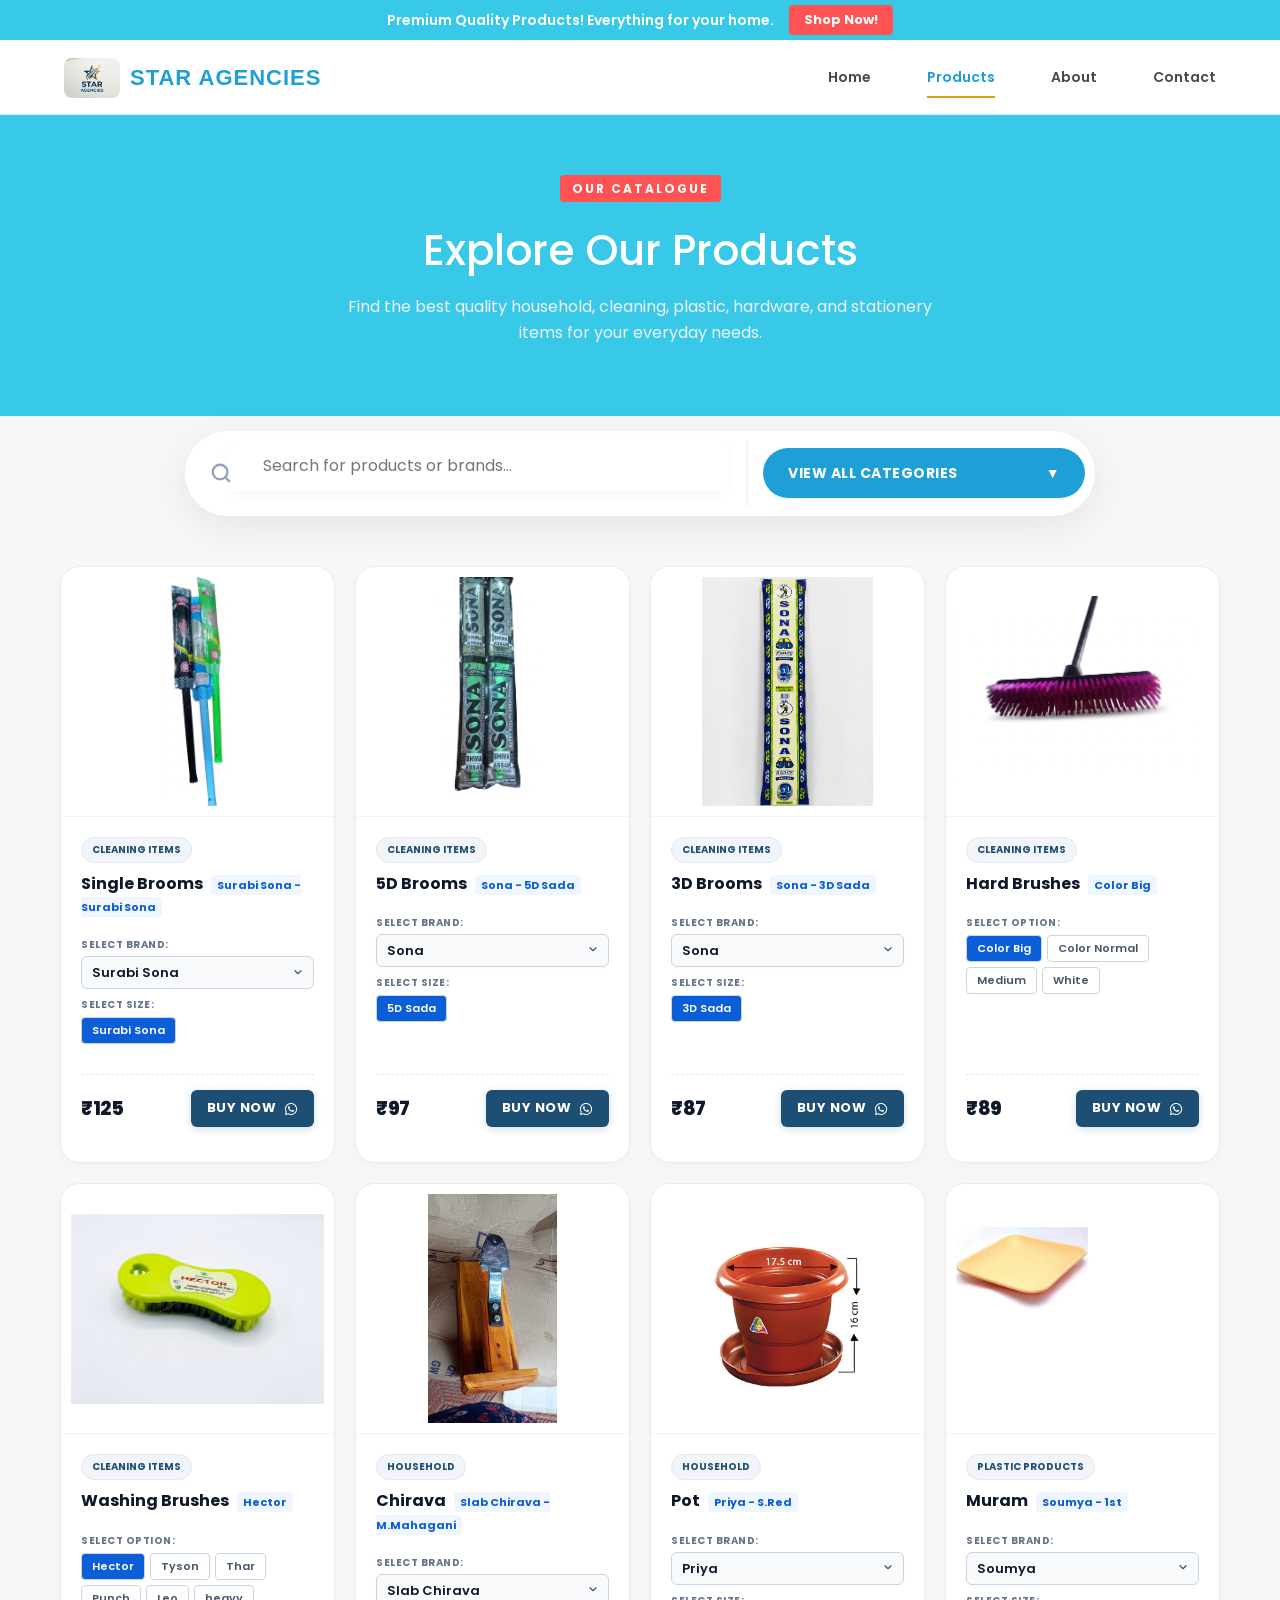
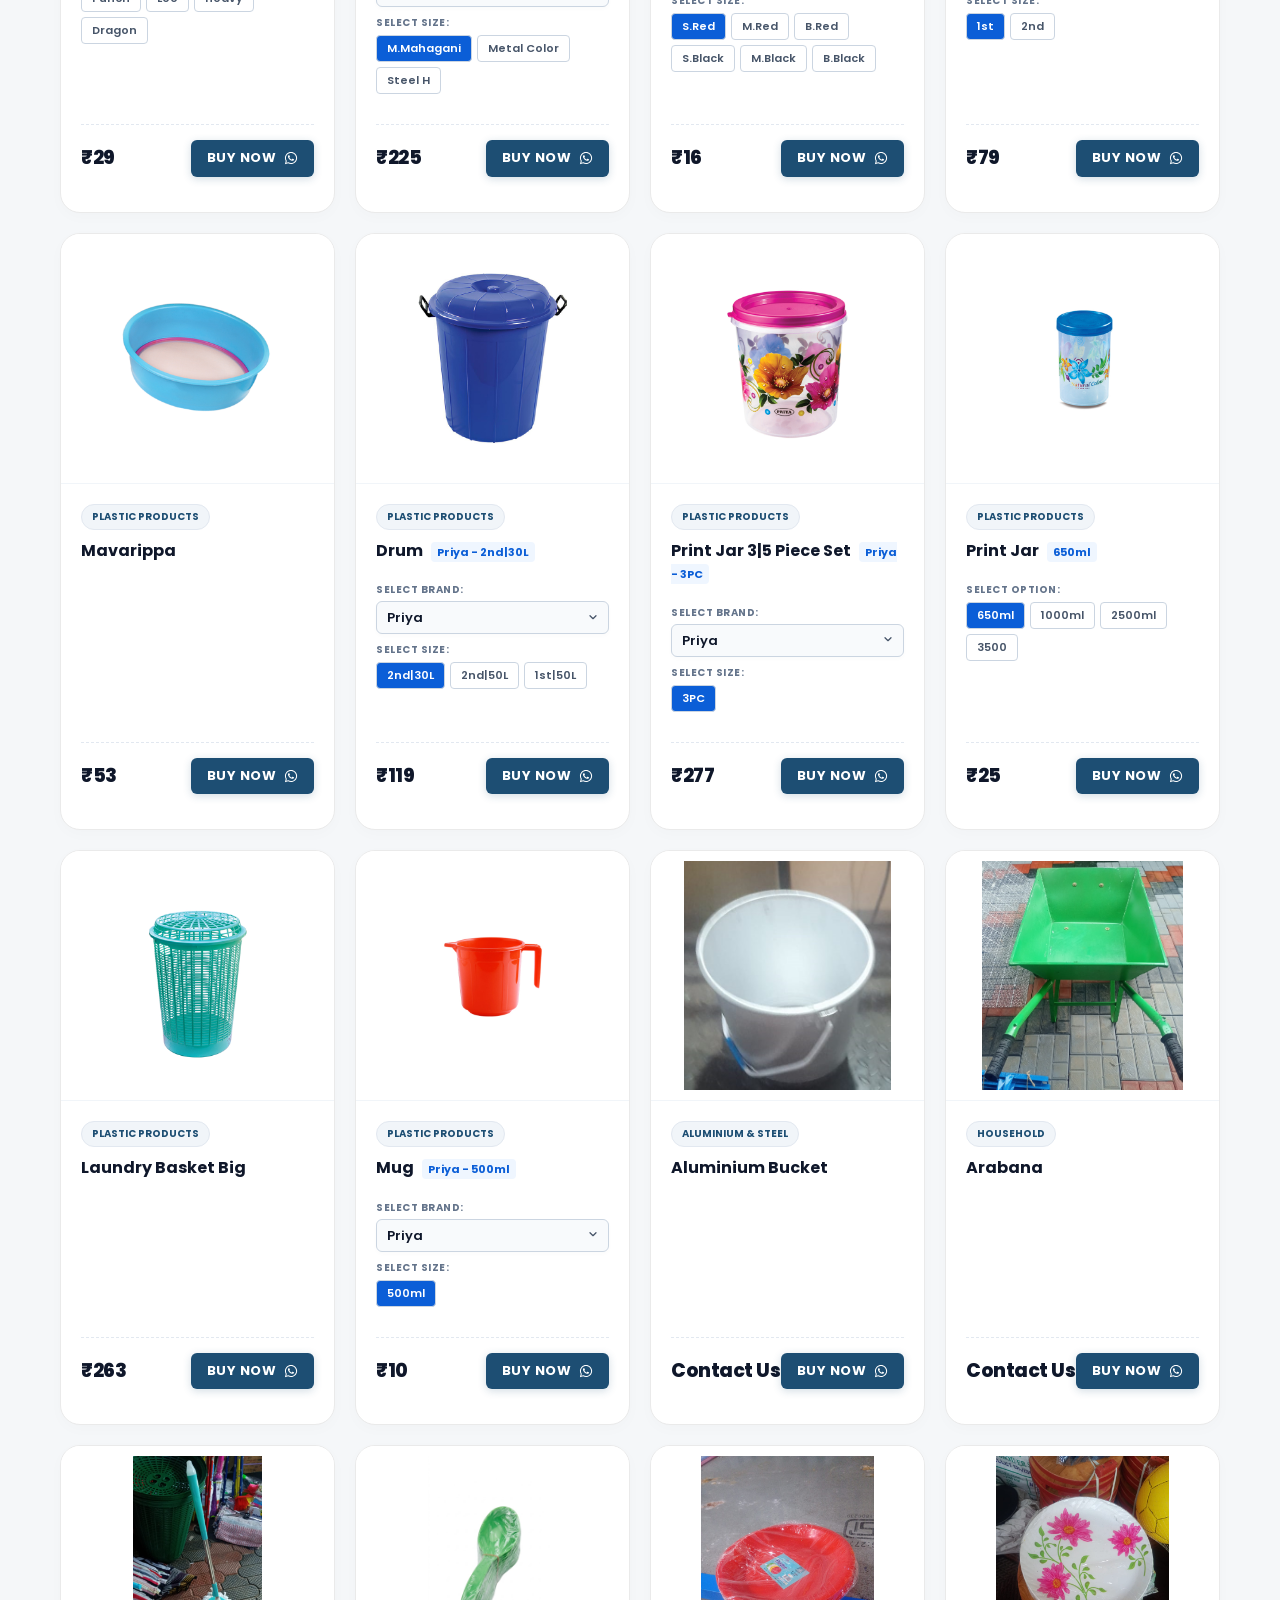
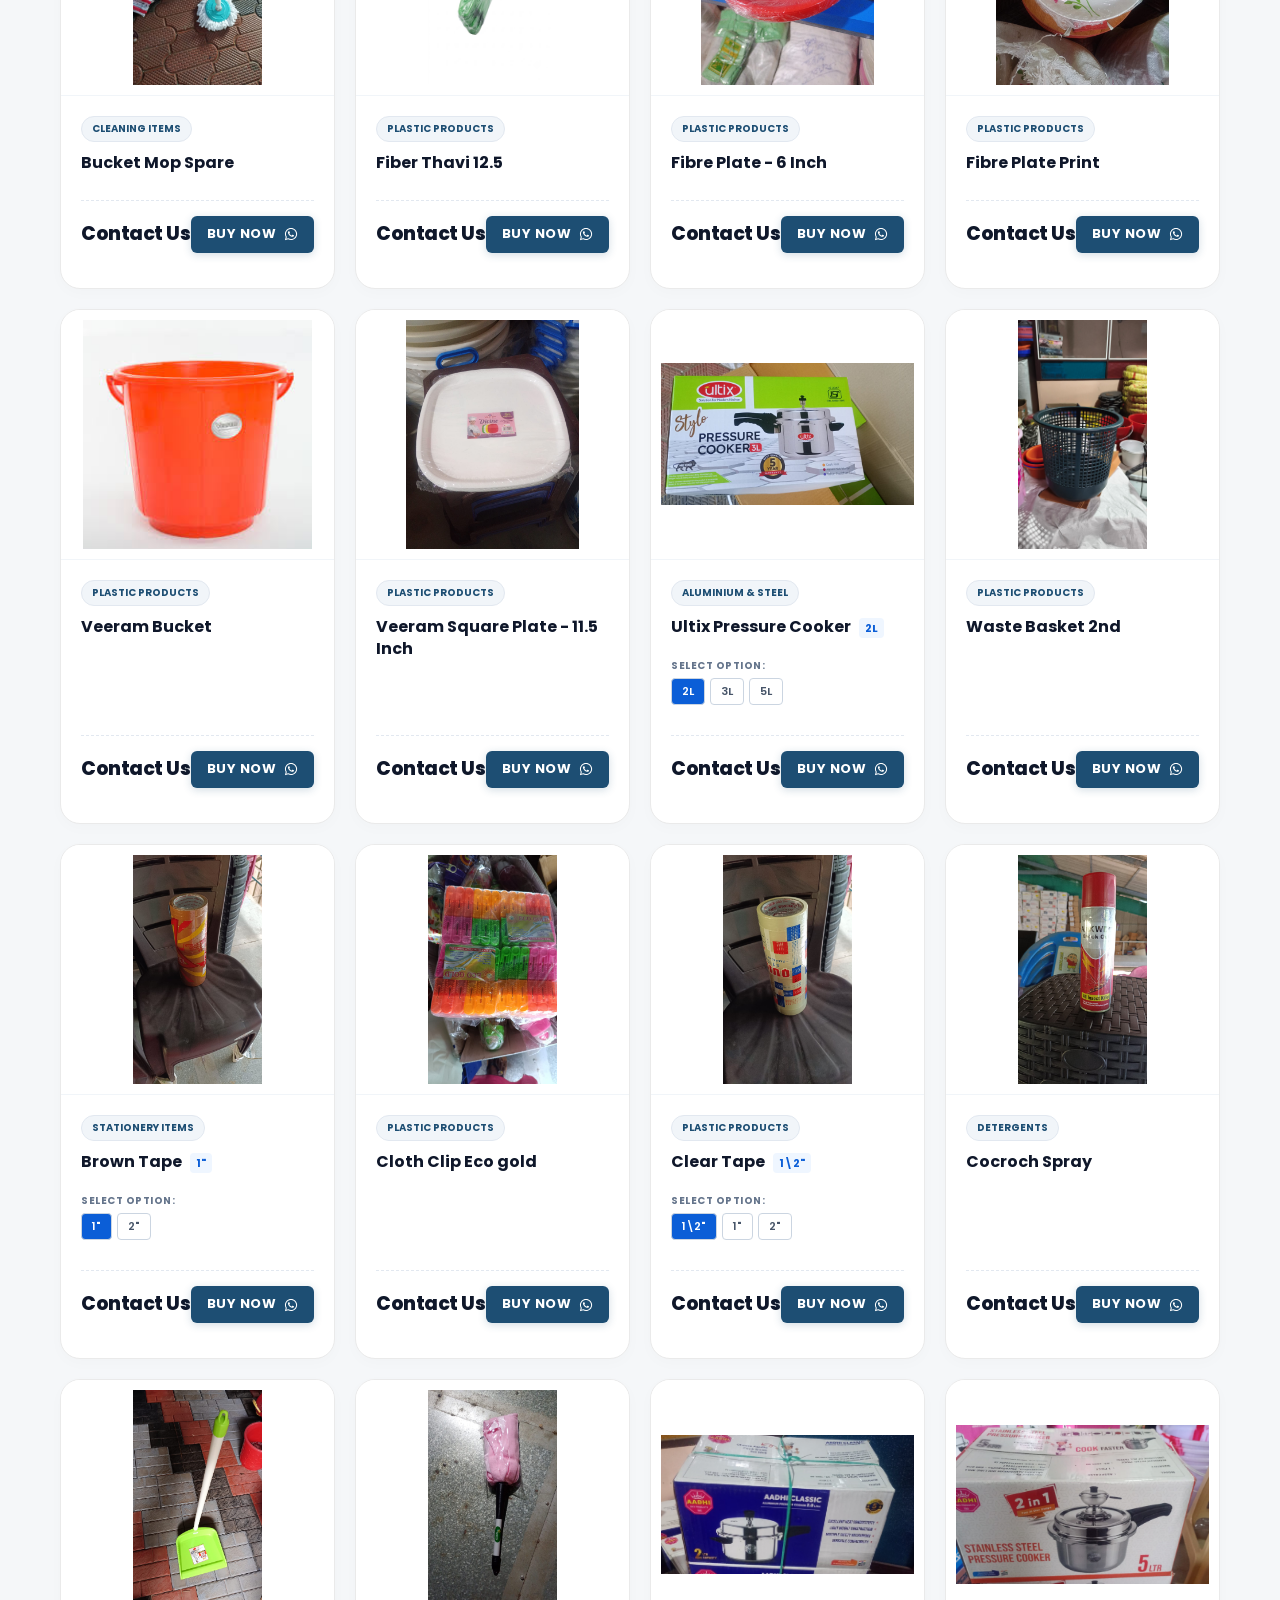
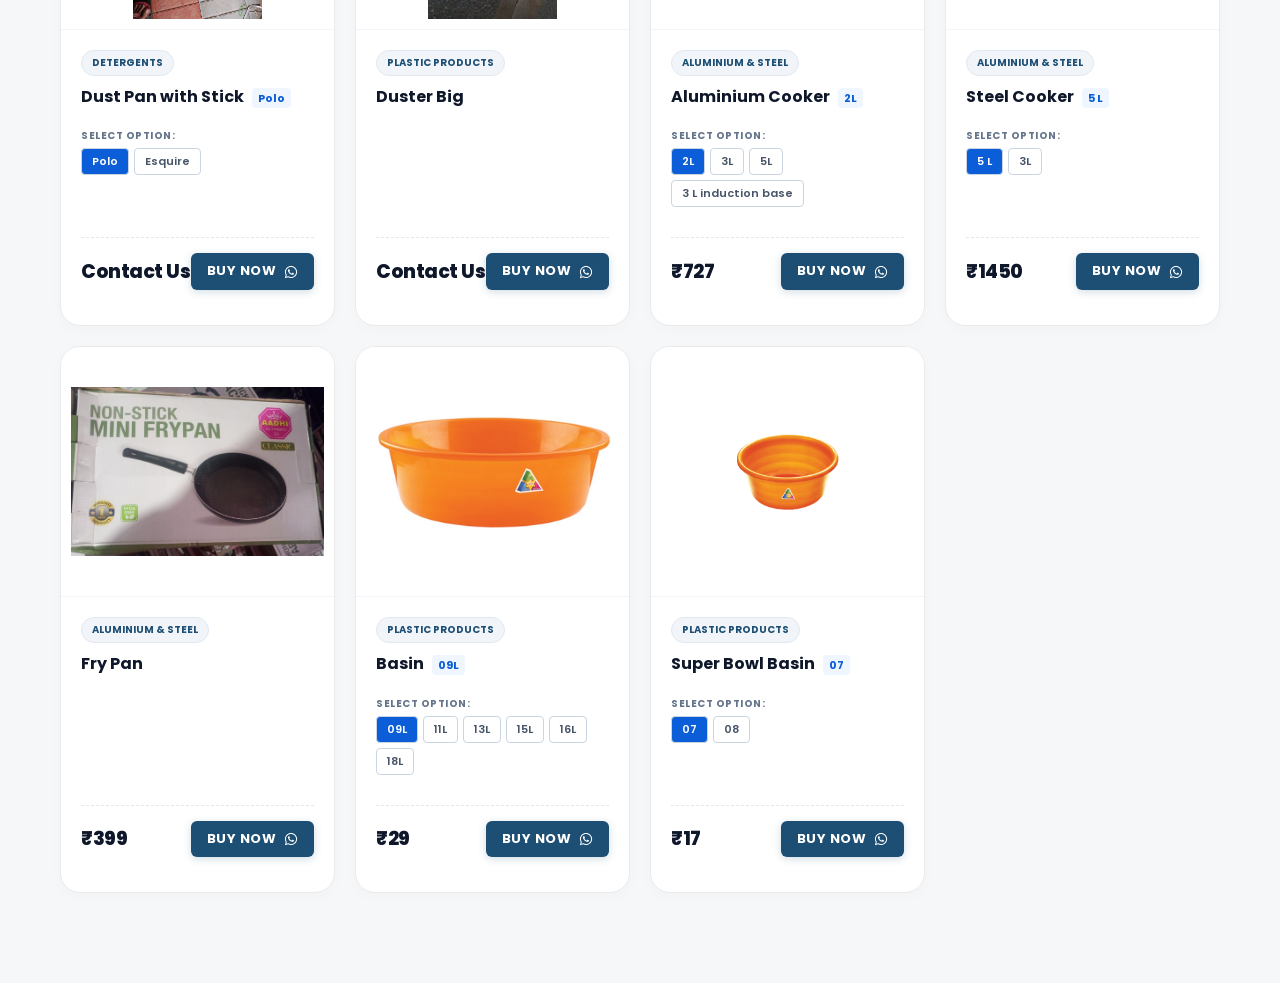
<file: products.html>
<!DOCTYPE html>
<html lang="en">
<head>
    <meta charset="UTF-8">
    <meta name="viewport" content="width=device-width, initial-scale=1.0">
    <title>Products | Star Agencies</title>

    <link rel="stylesheet" href="css/style.css">
    <link rel="stylesheet" href="css/products.css">

    <style>
        /* ===================================================
           MODERN THEME - CENTURY GOTHIC
           =================================================== */
        body { font-family: 'Century Gothic', 'Tw Cen MT', sans-serif !important; background-color: #f8fafc; color: #333; margin: 0; padding-top: 115px; }
        .brand span { font-family: 'Century Gothic', 'Tw Cen MT', sans-serif !important; font-weight: bold !important; letter-spacing: 1px !important; color: #1ea0d6 !important; }

        /* TOP ANNOUNCEMENT BANNER */
        .top-banner { background-color: #38c8e8; color: white; text-align: center; padding: 10px 20px; font-size: 14px; font-weight: 600; display: flex; align-items: center; justify-content: center; gap: 15px; position: fixed; top: 0; left: 0; width: 100%; z-index: 1001; height: 40px; }
        .top-banner-btn { background-color: #ff5252; color: white; border: none; padding: 5px 15px; font-size: 13px; font-weight: bold; cursor: pointer; border-radius: 4px; text-decoration: none; }

        /* HEADER */
        .site-header { background: #ffffff !important; border-bottom: 1px solid #eaeaea; position: fixed; width: 100%; top: 40px; z-index: 1000; height: 75px; display: flex; align-items: center; }
        .nav-links a { color: #4a4a4a !important; font-size: 14px; font-weight: 600; margin-left: 30px; text-decoration: none; transition: 0.3s; }
        .nav-links a:hover, .nav-links a.active { color: #1ea0d6 !important; }

        /* PAGE BANNER */
        .page-banner { background-color: #38c8e8; color: white; text-align: center; padding: 60px 20px 70px; margin-bottom: 0px; }
        .page-banner .eyebrow { color: #ffffff; background-color: #ff5252; padding: 4px 12px; border-radius: 4px; font-weight: 700; letter-spacing: 2px; font-size: 12px; display: inline-block; margin-bottom: 15px; text-transform: uppercase; }
        .page-banner h1 { font-size: clamp(32px, 4vw, 42px); margin: 0 0 10px 0; font-weight: 500; color: #ffffff; }
        .page-banner p { font-size: 16px; color: #f1f5f9; max-width: 600px; margin: 0 auto; line-height: 1.6; }

        /* ===================================================
           MODERN UNIFIED FLOATING SEARCH BAR (No Boxes)
           =================================================== */
        .catalogue-tools-container { 
            max-width: 950px; 
            margin: -35px auto 50px; /* ബാനറിന് മുകളിലേക്ക് കയറി നിൽക്കാൻ */
            padding: 0 20px; 
            position: relative;
            z-index: 10;
        }

        .catalogue-tools { 
            display: flex; 
            align-items: center; 
            background: #ffffff; 
            padding: 10px 10px 10px 25px; 
            border-radius: 50px; /* പൂർണ്ണമായും ഉരുണ്ട ആകൃതി (Pill Shape) */
            box-shadow: 0 10px 40px rgba(0,0,0,0.08); 
        }
        
        /* Search Area - No Borders */
        .search-box { 
            flex: 2; 
            position: relative; 
            display: flex; 
            align-items: center; 
            border-right: 2px solid #f1f5f9; /* വേർതിരിക്കാൻ ചെറിയൊരു ലൈൻ മാത്രം */
            margin-right: 15px; 
        }
        .search-icon { position: absolute; left: 0; pointer-events: none; stroke: #94a3b8; width: 22px; height: 22px; }
        #searchInput { 
            width: 100%; 
            height: 50px; 
            padding: 0 15px 0 35px; 
            font-size: 16px; 
            border: none; /* ബോക്സ് ലുക്ക് പൂർണ്ണമായും ഒഴിവാക്കി */
            background: transparent; 
            color: #0f172a; 
            font-family: inherit; 
            outline: none; 
        }
        
        /* Category Button */
        .category-box { flex: 1.2; position: relative; }
        .corp-dropdown-btn { 
            width: 100%; 
            height: 50px; 
            padding: 0 25px; 
            font-size: 14px; 
            font-weight: 700; 
            color: #ffffff; 
            background-color: #1ea0d6; /* തീം കളർ നൽകി */
            border: none; 
            border-radius: 40px; 
            cursor: pointer; 
            display: flex; 
            justify-content: space-between; 
            align-items: center; 
            transition: all 0.3s ease; 
            text-transform: uppercase; 
            letter-spacing: 0.5px; 
        }
        .corp-dropdown-btn:hover { background-color: #158bbd; box-shadow: 0 4px 15px rgba(30, 160, 214, 0.3); }

        /* Dropdowns */
        .windows-dropdown { position: absolute; top: calc(100% + 15px); right: 0; background: #ffffff; min-width: 260px; box-shadow: 0 15px 40px rgba(0,0,0,0.1); padding: 10px; list-style: none; margin: 0; z-index: 1000; opacity: 0; visibility: hidden; transform: translateY(10px); transition: all 0.3s ease; border: 1px solid #eaeaea; border-radius: 16px; }
        .category-box::after { content: ''; position: absolute; top: 100%; left: 0; width: 100%; height: 25px; }
        .category-box:hover .windows-dropdown { opacity: 1; visibility: visible; transform: translateY(0); }
        .windows-dropdown li { padding: 12px 18px; cursor: pointer; font-size: 14px; font-weight: 600; color: #334155; transition: all 0.2s; display: flex; justify-content: space-between; align-items: center; position: relative; border-radius: 8px; }
        .windows-dropdown li:hover { background: #f1f5f9; color: #1ea0d6; }

        .has-submenu .arrow { font-size: 10px; color: #94a3b8; }
        .flyout-menu { position: absolute; top: 0; right: 100%; margin-right: 8px; background: #ffffff; min-width: 220px; box-shadow: 0 15px 40px rgba(0,0,0,0.1); padding: 10px; list-style: none; z-index: 1001; opacity: 0; visibility: hidden; transform: translateX(-10px); transition: all 0.3s ease; border: 1px solid #eaeaea; border-radius: 16px; }
        .has-submenu::after { content: ''; position: absolute; top: 0; right: 95%; width: 25px; height: 100%; }
        .has-submenu:hover .flyout-menu { opacity: 1; visibility: visible; transform: translateX(0); }
        .flyout-menu li:hover { background: #f8fafc; color: #1ea0d6; }

        @media (max-width: 768px) { 
            .top-banner { flex-direction: column; height: auto; padding: 10px; gap: 5px; }
            .site-header { top: 65px; height: 70px; }
            body { padding-top: 135px; }
            .catalogue-tools { flex-direction: column; padding: 15px; border-radius: 16px; gap: 15px; } 
            .search-box { width: 100%; border-right: none; border-bottom: 1px solid #f1f5f9; padding-bottom: 10px; margin-right: 0; }
            .category-box { width: 100%; }
            .flyout-menu { position: static; box-shadow: none; border: none; background: #f8fafc; margin-top: 5px; display: none; opacity: 1; visibility: visible; transform: none; width: 100%; }
            .has-submenu:hover .flyout-menu { display: block; }
            .windows-dropdown { width: 100%; right: auto; left: 0; top: 100%; }
        }

        /* Products Grid & Cards */
        .products-grid { display: grid; grid-template-columns: repeat(4, 1fr) !important; gap: 20px; padding: 0 20px 40px; max-width: 1200px; margin: 0 auto; width: 100%; }
        @media (max-width: 1100px) { .products-grid { grid-template-columns: repeat(3, 1fr) !important; } }
        @media (max-width: 850px) { .products-grid { grid-template-columns: repeat(2, 1fr) !important; } }
        @media (max-width: 500px) { .products-grid { grid-template-columns: 1fr !important; } }

        .product-card { background: #ffffff; border: 1px solid #eaeaea !important; box-shadow: 0 4px 15px rgba(0, 0, 0, 0.02); overflow: hidden; transition: all 0.3s ease; position: relative; display: flex; flex-direction: column; height: 100%; border-radius: 8px; }
        .product-card:hover { transform: translateY(-4px); box-shadow: 0 10px 25px rgba(0, 0, 0, 0.08); border-color: #cbd5e1 !important; }
        .product-image { width: 100%; height: 190px; object-fit: contain; padding: 25px; background: #ffffff; border-bottom: 1px solid #f1f5f9; }
        .product-info { padding: 20px; flex-grow: 1; display: flex; flex-direction: column; }

        #scrollTopBtn { position: fixed; bottom: 30px; right: 30px; z-index: 999; border: none; outline: none; background-color: #1ea0d6; color: white; cursor: pointer; width: 45px; height: 45px; box-shadow: 0 4px 15px rgba(0,0,0,0.2); transition: all 0.3s ease; display: flex; align-items: center; justify-content: center; opacity: 0; visibility: hidden; border-radius: 4px; }
        #scrollTopBtn.show { opacity: 1; visibility: visible; }
        #scrollTopBtn:hover { background-color: #168cbb; transform: translateY(-3px); }
    </style>
</head>

<body>
    <!-- Top Announcement Banner -->
    <div class="top-banner">
        <span>Premium Quality Products! Everything for your home.</span>
        <a href="products.html" class="top-banner-btn">Shop Now!</a>
    </div>

    <!-- Header -->
    <header class="site-header">
        <div class="container navbar" style="width: 100%; padding: 0 5%; display: flex; justify-content: space-between;">
            <a href="index.html" class="brand" style="text-decoration: none; display: flex; align-items: center; gap: 10px;">
                <img src="images/logo.jpg" alt="Star Agencies Logo" style="height: 40px; border-radius: 8px;">
                <span style="font-size: 22px;">STAR AGENCIES</span>
            </a>
            <button class="menu-toggle" aria-label="Open menu">☰</button>
            <nav class="nav-links">
                <a href="index.html">Home</a>
                <a href="products.html" class="active">Products</a>
                <a href="about.html">About</a>
                <a href="contact.html">Contact</a>
            </nav>
        </div>
    </header>

    <main>
        <section class="page-banner">
            <div class="container">
                <span class="eyebrow">OUR CATALOGUE</span>
                <h1>Explore Our Products</h1>
                <p>Find the best quality household, cleaning, plastic, hardware, and stationery items for your everyday needs.</p>
            </div>
        </section>

        <section class="products-section">
            <div class="catalogue-tools-container">
                <div class="catalogue-tools">
                    <div class="search-box">
                        <svg class="search-icon" xmlns="http://www.w3.org/2000/svg" viewBox="0 0 24 24" fill="none" stroke-width="2.5" stroke-linecap="round" stroke-linejoin="round">
                            <circle cx="11" cy="11" r="8"></circle><line x1="21" y1="21" x2="16.65" y2="16.65"></line>
                        </svg>
                        <input type="search" id="searchInput" placeholder="Search for products or brands..." aria-label="Search products">
                    </div>
                    
                    <div class="category-box">
                        <button id="categoryBtn" class="corp-dropdown-btn">
                            <span>VIEW ALL CATEGORIES</span>
                            <span>▼</span>
                        </button>
                        <ul class="windows-dropdown">
                            <li onclick="selectCategory('All', 'View All Categories')">All Categories</li>
                            <li class="has-submenu">
                                <span>Plastic Products</span><span class="arrow">▶</span>
                                <ul class="flyout-menu">
                                    <li onclick="selectCategory('Plastic Products', 'All Plastics')">All Plastics</li>
                                    <li onclick="selectCategory('Bucket', 'Buckets')">Buckets</li>
                                    <li onclick="selectCategory('Basin', 'Basins')">Basins</li>
                                    <li onclick="selectCategory('Drum', 'Drums')">Drums</li>
                                    <li onclick="selectCategory('Container', 'Containers')">Containers</li>
                                    <li onclick="selectCategory('Laundry', 'Laundry Products')">Laundry Products</li>
                                    <li onclick="selectCategory('Household', 'Household Items')">Household Items</li>
                                </ul>
                            </li>
                            <li class="has-submenu">
                                <span>Cleaning Items</span><span class="arrow">▶</span>
                                <ul class="flyout-menu">
                                    <li onclick="selectCategory('Cleaning Items', 'All Cleaning')">All Cleaning</li>
                                    <li onclick="selectCategory('Mop', 'Mops')">Mops</li>
                                    <li onclick="selectCategory('Brush', 'Brushes')">Brushes</li>
                                    <li onclick="selectCategory('Broom', 'Brooms')">Brooms</li>
                                    <li onclick="selectCategory('Disinfectant', 'Disinfectants')">Disinfectants</li>
                                </ul>
                            </li>
                            <li onclick="selectCategory('Stationery Items', 'Stationery Items')">Stationery Items</li>
                            <li onclick="selectCategory('Aluminium & Steel', 'Aluminium & Steel')">Aluminium & Steel</li>
                            <li onclick="selectCategory('Hardware Items', 'Hardware Items')">Hardware Items</li>
                        </ul>
                    </div>
                </div>
            </div>

            <div class="products-grid" id="productsContainer"></div>
            <p id="noResults" hidden style="text-align: center; color: #64748b; font-size: 16px; margin-top: 20px;">No products found matching your search.</p>
        </section>
    </main>

    <button id="scrollTopBtn" onclick="scrollToTop()" title="Go to top">
        <svg xmlns="http://www.w3.org/2000/svg" viewBox="0 0 24 24" width="22" height="22" fill="none" stroke="white" stroke-width="3" stroke-linecap="round" stroke-linejoin="round"><polyline points="18 15 12 9 6 15"></polyline></svg>
    </button>

    <script src="js/products.js"></script>
    <script>
        function selectCategory(val, label) { document.querySelector('#categoryBtn span:first-child').innerText = label.toUpperCase(); if (typeof handleCategoryChange === 'function') handleCategoryChange(val); }
        const scrollTopBtn = document.getElementById("scrollTopBtn");
        window.addEventListener("scroll", () => { if (window.scrollY > 300) scrollTopBtn.classList.add("show"); else scrollTopBtn.classList.remove("show"); });
        function scrollToTop() { window.scrollTo({ top: 0, behavior: 'smooth' }); }
    </script>
</body>
</html>
</file>
<file: css/style.css>
@import url('https://fonts.googleapis.com/css2?family=Poppins:wght@300;400;500;600;700&display=swap');

body, h1, h2, h3, h4, h5, h6, p, a, span, div, button, input, select {
    font-family: 'Poppins', sans-serif !important;
}

*{box-sizing:border-box;margin:0;padding:0}html{scroll-behavior:smooth}body{color:#1f2937;background:#fff;line-height:1.6}a{text-decoration:none;color:inherit}.container{width:min(1120px,92%);margin:auto}.site-header{position:sticky;top:0;z-index:1000;background:#fff;border-bottom:1px solid #e5e7eb}.navbar{min-height:76px;display:flex;align-items:center;justify-content:space-between;gap:24px}.brand{display:flex;align-items:center;gap:12px;font-weight:800;letter-spacing:.5px;color:#0b3b78}.brand img{width:56px;height:56px;object-fit:cover;border-radius:10px}.nav-links{display:flex;gap:26px;font-weight:600}.nav-links a{padding:8px 0;border-bottom:2px solid transparent}.nav-links a:hover,.nav-links a.active{color:#0b5ed7;border-color:#d4a017}.menu-toggle{display:none;border:0;background:none;font-size:28px}.hero{padding:76px 0;background:linear-gradient(135deg,#f7fbff,#fff9e9)}.hero-content{display:grid;grid-template-columns:1.2fr .8fr;gap:50px;align-items:center}.eyebrow{font-size:13px;font-weight:800;letter-spacing:2px;color:#b08000}.hero h1{font-size:clamp(38px,5vw,64px);line-height:1.1;margin:14px 0 20px}.hero h1 span{color:#0b5ed7}.hero p{font-size:18px;max-width:650px;color:#4b5563}.hero-actions{display:flex;gap:14px;margin-top:30px;flex-wrap:wrap}.btn{display:inline-block;padding:13px 22px;border-radius:8px;font-weight:700}.btn-primary{background:#0b5ed7;color:#fff}.btn-outline{border:2px solid #0b5ed7;color:#0b5ed7}.btn-whatsapp{background:#16a34a;color:#fff}.hero-card{background:#fff;padding:20px;border-radius:20px;box-shadow:0 15px 40px rgba(15,23,42,.12)}.hero-card img{width:100%;aspect-ratio:1/1;object-fit:cover;border-radius:14px}.section{padding:70px 0}.section-light{background:#f8fafc}.section-heading{text-align:center;margin-bottom:35px}.section-heading h2,.section h2{font-size:34px;margin-top:8px}.category-grid{display:grid;grid-template-columns:repeat(3,1fr);gap:24px}.category-card{padding:30px;background:#fff;border:1px solid #e5e7eb;border-radius:16px;transition:.2s}.category-card:hover{transform:translateY(-4px);box-shadow:0 12px 30px rgba(15,23,42,.08)}.category-icon{font-size:42px;margin-bottom:15px}.category-card h3{margin-bottom:7px}.category-card p{color:#6b7280}.cta{display:flex;align-items:center;justify-content:space-between;gap:25px}.footer{background:#0f172a;color:#cbd5e1;padding:30px 0}.footer-inner{display:flex;justify-content:space-between;gap:20px;flex-wrap:wrap}.footer strong{color:#fff}.page-banner{padding:60px 0;background:#f1f5f9}.page-banner h1{font-size:44px;margin:8px 0}.content-narrow{max-width:800px}.content-narrow p{margin:15px 0;color:#4b5563}.contact-grid{display:grid;grid-template-columns:1fr 1fr;gap:24px}.contact-card{border:1px solid #e5e7eb;border-radius:16px;padding:28px}.contact-card p{margin:12px 0}.contact-card a:not(.btn){color:#0b5ed7;font-weight:700}@media(max-width:760px){.nav-links{display:none;position:absolute;top:76px;left:0;right:0;background:#fff;padding:20px;flex-direction:column;border-bottom:1px solid #e5e7eb}.nav-links.open{display:flex}.menu-toggle{display:block}.hero-content{grid-template-columns:1fr}.category-grid,.contact-grid{grid-template-columns:1fr}.cta{align-items:flex-start;flex-direction:column}.hero{padding:50px 0}.section{padding:55px 0}}

.whatsapp-icon {
    width: 22px;
    height: 22px;
    vertical-align: middle;
    margin-right: 6px;
    display: inline-block;
}

/* Product Name Bold ആക്കാൻ */
.product-info h3 {
    font-weight: 700 !important;
}

/* Brand Name Normal (Bold അല്ലാതെ) ആക്കാൻ */
.product-info .brand {
    font-weight: 400 !important;
    color: #555;
}
/* Modern WhatsApp Button Design */
.modern-wa-btn {
    display: flex;
    align-items: center;
    justify-content: center;
    gap: 8px;
    width: 100%;
    padding: 10px 15px;
    background-color: #f8fafc;
    border: 1px solid #e2e8f0;
    border-radius: 50px;
    text-decoration: none;
    transition: all 0.3s ease;
    margin-top: 15px;
}

.modern-wa-btn:hover {
    background-color: #f0fdf4;
    border-color: #25D366;
    transform: translateY(-2px);
    box-shadow: 0 4px 12px rgba(37, 211, 102, 0.15);
}

.wa-text {
    font-size: 14px;
    font-weight: 600;
    color: #475569;
}

.modern-wa-btn:hover .wa-text {
    color: #166534;
}

.wa-svg {
    width: 20px;
    height: 20px;
    transition: transform 0.3s ease;
}

.modern-wa-btn:hover .wa-svg {
    transform: scale(1.1);
}
/* =========================================
   MODERN UI UPGRADES (NEW DESIGN)
   ========================================= */

/* 1. Modern Product Card */
.product-card {
    background: #ffffff;
    border-radius: 20px !important;
    overflow: hidden;
    box-shadow: 0 4px 15px rgba(0, 0, 0, 0.05);
    transition: all 0.3s ease;
    border: 1px solid #f1f5f9;
    padding-bottom: 15px;
}

.product-card:hover {
    transform: translateY(-8px);
    box-shadow: 0 20px 30px rgba(0, 0, 0, 0.08);
}

.product-image {
    width: 100%;
    aspect-ratio: 1/1;
    object-fit: contain;
    background: #f8fafc;
    padding: 10px;
    border-bottom: 1px solid #f1f5f9;
}

.product-info {
    padding: 20px;
}

/* 2. Premium Search Box */
#searchInput {
    width: 100%;
    max-width: 500px;
    padding: 16px 24px;
    border-radius: 50px;
    border: 1px solid #e2e8f0;
    box-shadow: 0 4px 12px rgba(0, 0, 0, 0.03);
    font-size: 16px;
    outline: none;
    transition: all 0.3s ease;
    margin: 0 auto 25px;
    display: block;
    background: #fff;
}

#searchInput:focus {
    border-color: #0b5ed7;
    box-shadow: 0 0 0 4px rgba(11, 94, 215, 0.15);
}

/* 3. Modern Category Filter Buttons */
.filter-buttons {
    display: flex;
    gap: 12px;
    flex-wrap: wrap;
    justify-content: center;
    margin-bottom: 40px;
}

.filter-btn {
    padding: 10px 24px;
    border-radius: 50px;
    border: 1px solid #e2e8f0;
    background: #ffffff;
    color: #475569;
    font-weight: 500;
    cursor: pointer;
    transition: all 0.3s ease;
    font-size: 15px;
}

.filter-btn:hover {
    background: #f8fafc;
    border-color: #cbd5e1;
    transform: translateY(-2px);
}

.filter-btn.active {
    background: #0b5ed7;
    color: #ffffff;
    border-color: #0b5ed7;
    box-shadow: 0 6px 15px rgba(11, 94, 215, 0.3);
}

/* 4. Beautiful Price Tag */
.product-info .price {
    font-size: 16px;
    font-weight: 400 !important; /* Bold ഒഴിവാക്കാൻ ഇത് 400 ആക്കി */
    color: #059669; 
    margin: 10px 0;
    background: #ecfdf5;
    display: inline-block;
    padding: 6px 12px;
    border-radius: 8px;
}
</file>
<file: css/products.css>
/* =========================
   PRODUCTS PAGE
========================= */

.products-section {
    padding: 50px 0;
    background: #f5f7f9;
}

.products-grid {
    display: grid;
    grid-template-columns: repeat(3, 1fr);
    gap: 25px;
}


/* PRODUCT CARD */

.product-card {
    background: #ffffff;
    border-radius: 12px;
    overflow: hidden;
    border: 1px solid #e1e5e8;
    box-shadow: 0 4px 15px rgba(0, 0, 0, 0.08);
    transition: 0.3s ease;
}

.product-card:hover {
    transform: translateY(-5px);
    box-shadow: 0 8px 25px rgba(0, 0, 0, 0.12);
}


/* PRODUCT IMAGE */

.product-card img {
    width: 100%;
    height: 250px;
    display: block;
    object-fit: contain;
    background: #ffffff;
    padding: 10px;
    box-sizing: border-box;
}


/* PRODUCT INFORMATION */

.product-info {
    padding: 20px;
}

.product-category {
    display: inline-block;
    font-size: 12px;
    font-weight: 700;
    color: #168a4a;
    text-transform: uppercase;
    margin-bottom: 8px;
}

.product-info h3 {
    font-size: 20px;
    margin: 0 0 10px;
    color: #18212b;
}

.price {
    font-size: 15px;
    font-weight: 600;
    color: #555;
    margin-bottom: 15px;
}


/* WHATSAPP BUTTON */

.whatsapp-btn {
    display: block;
    width: 100%;
    padding: 11px;
    text-align: center;
    background: #20a957;
    color: white;
    text-decoration: none;
    border-radius: 6px;
    font-weight: 600;
    transition: 0.3s ease;
}

.whatsapp-btn:hover {
    background: #168a45;
}


/* =========================
   RESPONSIVE
========================= */

@media (max-width: 900px) {

    .products-grid {
        grid-template-columns: repeat(2, 1fr);
    }

}


@media (max-width: 600px) {

    .products-grid {
        grid-template-columns: 1fr;
    }

    .product-card img {
        height: 220px;
    }

}
/* =========================
   SEARCH & FILTER
========================= */

.catalogue-tools {
    margin-bottom: 30px;
}

#searchInput {
    width: 100%;
    padding: 14px 16px;
    border: 1px solid #d9dee3;
    border-radius: 8px;
    font-size: 16px;
    box-sizing: border-box;
    margin-bottom: 15px;
    outline: none;
}

#searchInput:focus {
    border-color: #20a957;
    box-shadow: 0 0 0 3px rgba(32, 169, 87, 0.1);
}


.filter-buttons {
    display: flex;
    flex-wrap: wrap;
    gap: 10px;
}

.filter-btn {
    border: 1px solid #20a957;
    background: #ffffff;
    color: #168a45;
    padding: 9px 16px;
    border-radius: 6px;
    cursor: pointer;
    font-weight: 600;
}

.filter-btn:hover,
.filter-btn.active {
    background: #20a957;
    color: #ffffff;
}


/* NO RESULTS */

.no-results {
    grid-column: 1 / -1;
    text-align: center;
    padding: 50px 20px;
    background: #ffffff;
    border-radius: 10px;
}

.no-results h3 {
    margin-bottom: 8px;
}

.no-results p {
    color: #666;
}
</file>
